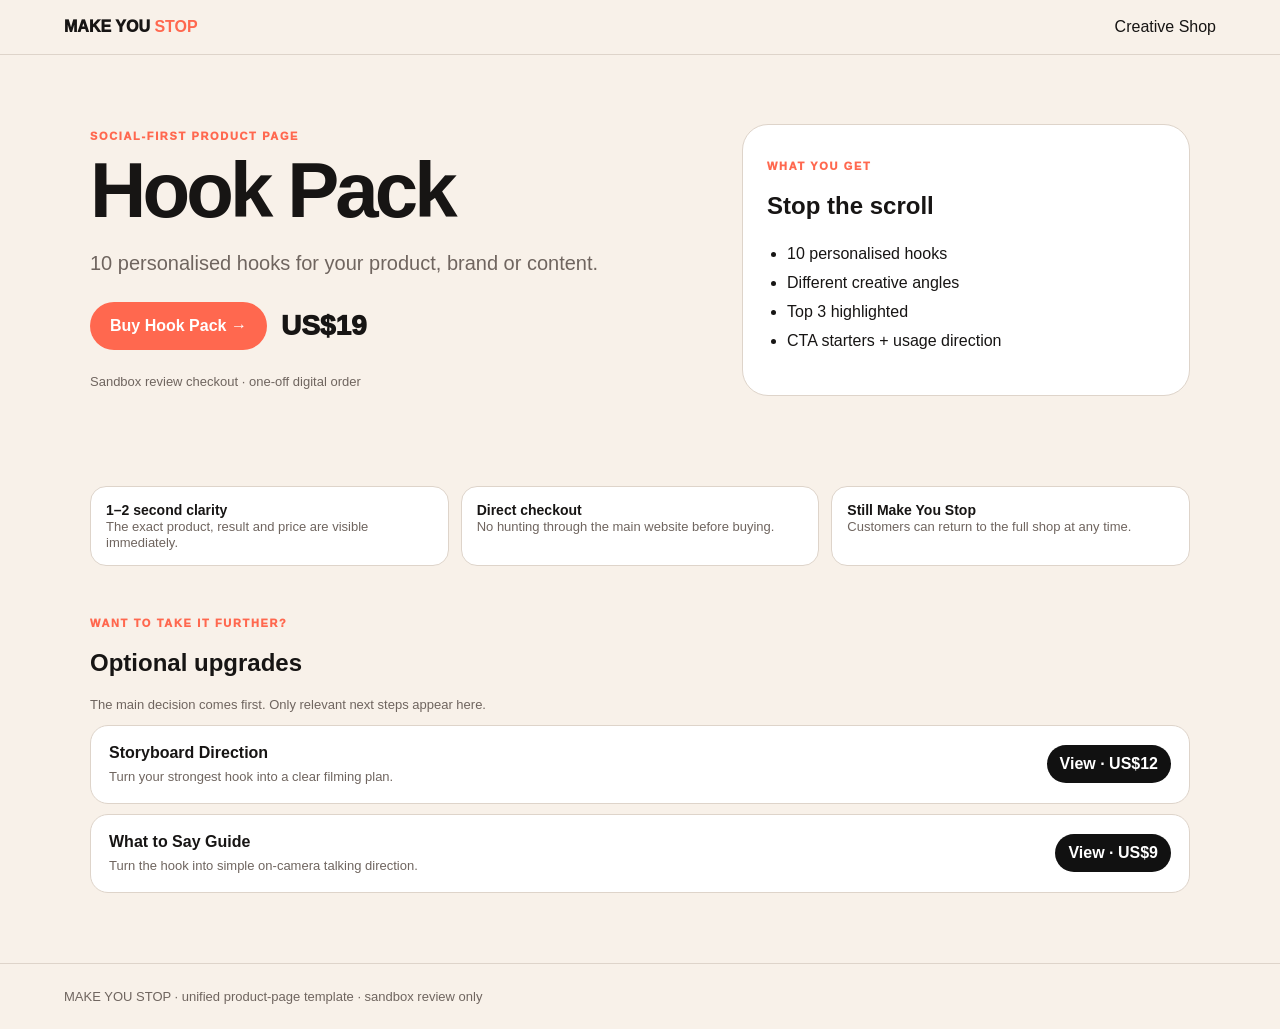
<file: product-pages/index.html>
<!doctype html><html><head><meta charset="utf-8"><meta name="viewport" content="width=device-width,initial-scale=1"><title>Make You Stop — Product</title><link rel="stylesheet" href="styles.css"></head>
<body><header class="nav"><a class="logo" href="../index.html">MAKE YOU <b>STOP</b></a><a href="../index.html#shop">Creative Shop</a></header>
<main class="wrap"><section class="hero"><div><p class="eyebrow">Social-first product page</p><h1 id="title">Loading…</h1><p class="lead" id="promise"></p><div class="buy"><a id="buy" class="btn" href="#">Buy now →</a><span class="price" id="price"></span></div><p class="small">Sandbox review checkout · one-off digital order</p></div><div class="card"><p class="eyebrow">What you get</p><h2 id="label"></h2><ul id="includes"></ul></div></section>
<section><div class="proof"><div><strong>1–2 second clarity</strong><br><span class="small">The exact product, result and price are visible immediately.</span></div><div><strong>Direct checkout</strong><br><span class="small">No hunting through the main website before buying.</span></div><div><strong>Still Make You Stop</strong><br><span class="small">Customers can return to the full shop at any time.</span></div></div></section>
<section class="upgrades"><p class="eyebrow">Want to take it further?</p><h2>Optional upgrades</h2><p class="small">The main decision comes first. Only relevant next steps appear here.</p><div id="upgrades"></div></section></main>
<footer class="footer">MAKE YOU STOP · unified product-page template · sandbox review only</footer>
<script src="catalog.js"></script><script>
const key=new URLSearchParams(location.search).get("product")||"hooks";
const p=window.MYS_PRODUCT_CATALOG[key]||window.MYS_PRODUCT_CATALOG.hooks;
document.title=p.name+" — Make You Stop";
title.textContent=p.name;promise.textContent=p.promise;price.textContent="US$"+p.price;label.textContent=p.label;
buy.href=p.checkout;buy.textContent="Buy "+p.name+" →";
includes.innerHTML=p.includes.map(x=>"<li>"+x+"</li>").join("");
upgrades.innerHTML=(p.upgrades||[]).map(u=>'<div class="upgrade"><div><strong>'+u.name+'</strong><span class="small">'+u.reason+'</span></div><a class="pill" href="?product='+u.key+'">'+(u.delta===10?'Upgrade +US$10':'View · US$'+u.delta)+'</a></div>').join("")||'<p class="small">No upgrade needed for this product.</p>';
</script></body></html>
</file>
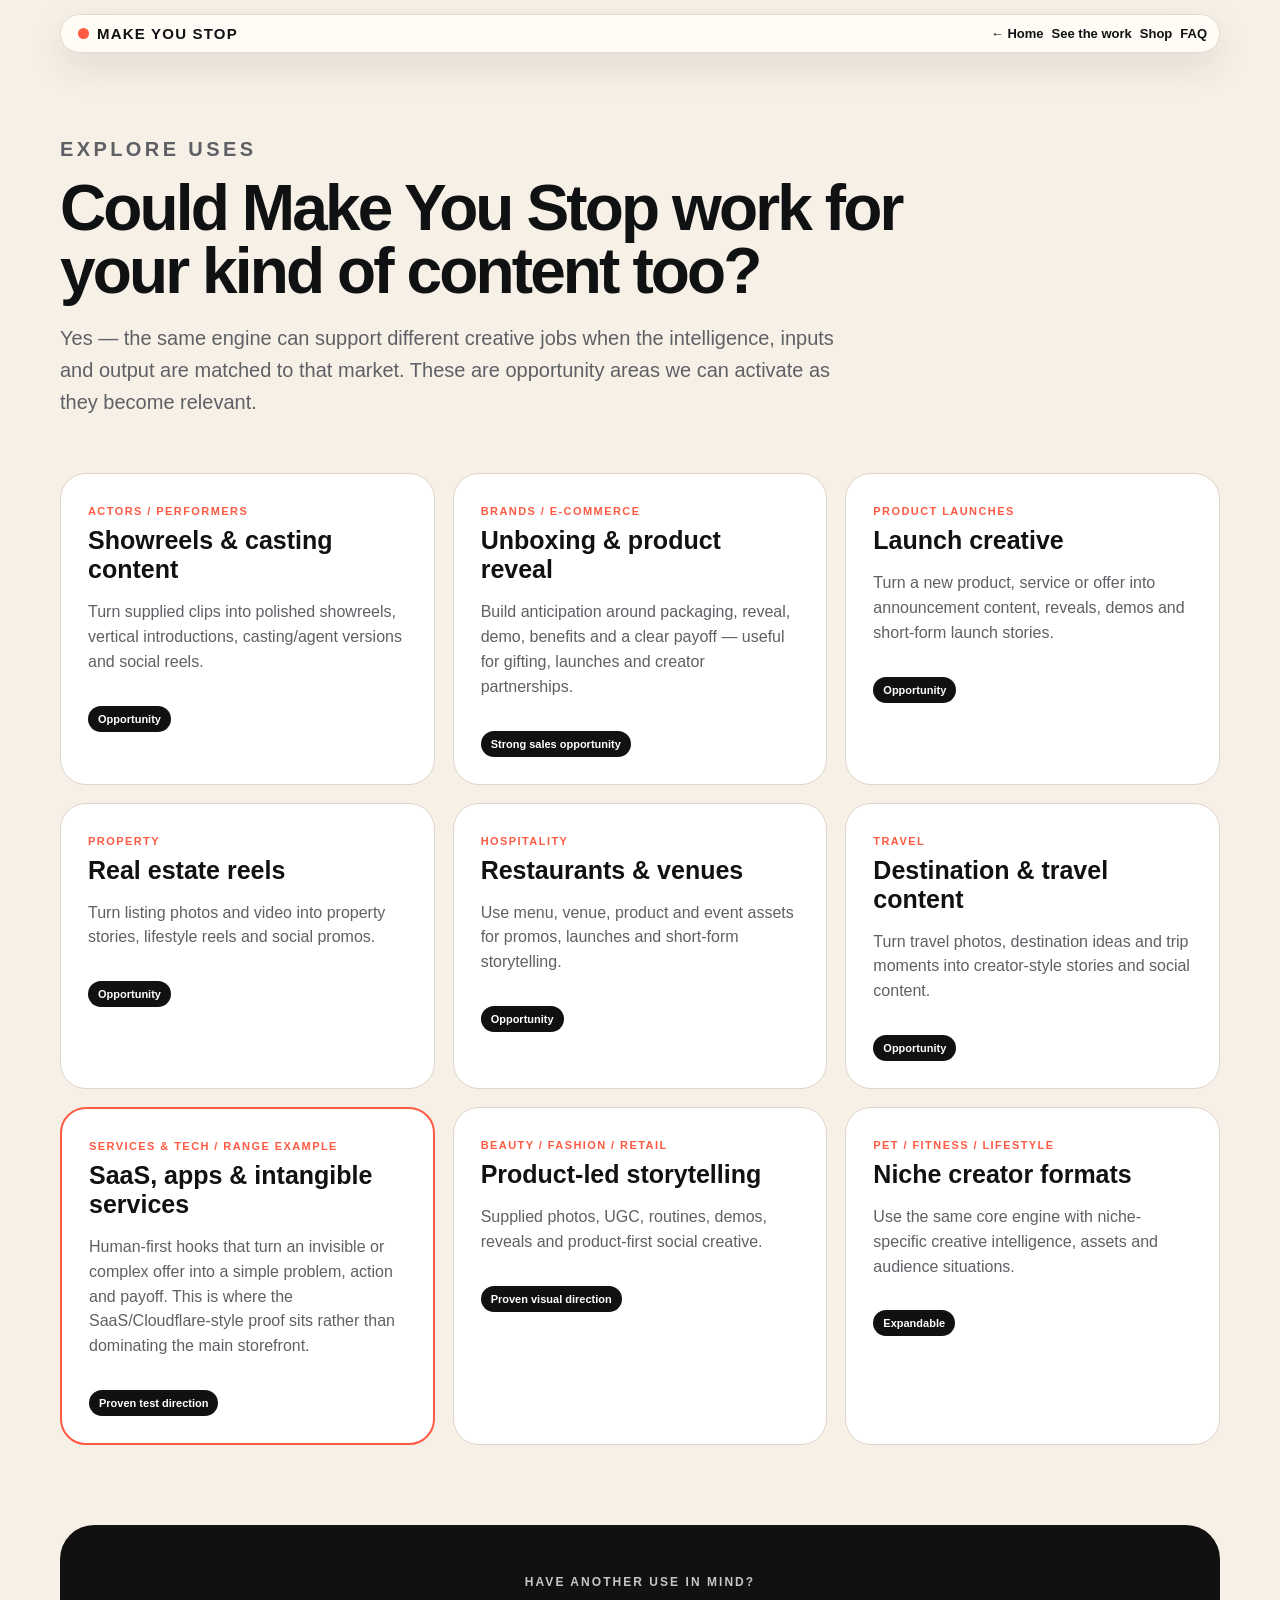
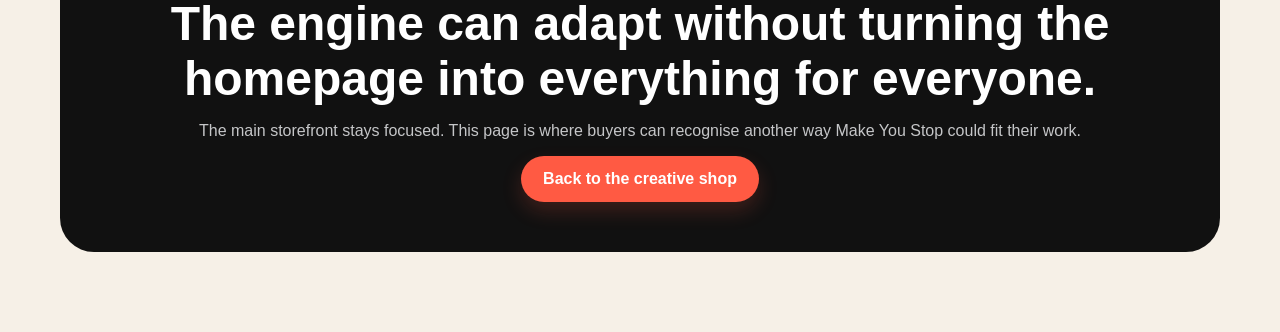
<file: explore-uses.html>
<!doctype html><html lang="en"><head><meta charset="utf-8"><meta name="viewport" content="width=device-width,initial-scale=1"><title>Explore Uses — Make You Stop</title><link rel="stylesheet" href="styles.css"></head><body>
<header class="nav"><div class="logo"><i></i>MAKE YOU STOP</div><nav class="links"><a class="keep" href="index.html">← Home</a><a href="index.html#work">See the work</a><a href="index.html#shop">Shop</a><a href="index.html#faq">FAQ</a></nav></header>
<main class="wrap">
<section class="explore-hero"><p class="eyebrow">Explore uses</p><h1>Could Make You Stop work for your kind of content too?</h1><p>Yes — the same engine can support different creative jobs when the intelligence, inputs and output are matched to that market. These are opportunity areas we can activate as they become relevant.</p></section>
<section class="uses-grid">
 <article class="use"><span class="tag">Actors / Performers</span><h3>Showreels & casting content</h3><p>Turn supplied clips into polished showreels, vertical introductions, casting/agent versions and social reels.</p><span class="status">Opportunity</span></article>
 <article class="use"><span class="tag">Brands / E-commerce</span><h3>Unboxing & product reveal</h3><p>Build anticipation around packaging, reveal, demo, benefits and a clear payoff — useful for gifting, launches and creator partnerships.</p><span class="status">Strong sales opportunity</span></article>
 <article class="use"><span class="tag">Product launches</span><h3>Launch creative</h3><p>Turn a new product, service or offer into announcement content, reveals, demos and short-form launch stories.</p><span class="status">Opportunity</span></article>
 <article class="use"><span class="tag">Property</span><h3>Real estate reels</h3><p>Turn listing photos and video into property stories, lifestyle reels and social promos.</p><span class="status">Opportunity</span></article>
 <article class="use"><span class="tag">Hospitality</span><h3>Restaurants & venues</h3><p>Use menu, venue, product and event assets for promos, launches and short-form storytelling.</p><span class="status">Opportunity</span></article>
 <article class="use"><span class="tag">Travel</span><h3>Destination & travel content</h3><p>Turn travel photos, destination ideas and trip moments into creator-style stories and social content.</p><span class="status">Opportunity</span></article>
 <article class="use featured-use"><span class="tag">Services & Tech / Range example</span><h3>SaaS, apps & intangible services</h3><p>Human-first hooks that turn an invisible or complex offer into a simple problem, action and payoff. This is where the SaaS/Cloudflare-style proof sits rather than dominating the main storefront.</p><span class="status">Proven test direction</span></article>
 <article class="use"><span class="tag">Beauty / Fashion / Retail</span><h3>Product-led storytelling</h3><p>Supplied photos, UGC, routines, demos, reveals and product-first social creative.</p><span class="status">Proven visual direction</span></article>
 <article class="use"><span class="tag">Pet / Fitness / Lifestyle</span><h3>Niche creator formats</h3><p>Use the same core engine with niche-specific creative intelligence, assets and audience situations.</p><span class="status">Expandable</span></article>
</section>
<section style="padding-bottom:80px"><div class="final"><p class="eyebrow">Have another use in mind?</p><h2>The engine can adapt without turning the homepage into everything for everyone.</h2><p>The main storefront stays focused. This page is where buyers can recognise another way Make You Stop could fit their work.</p><a class="btn primary" href="index.html#shop">Back to the creative shop</a></div></section>
</main></body></html>
</file>
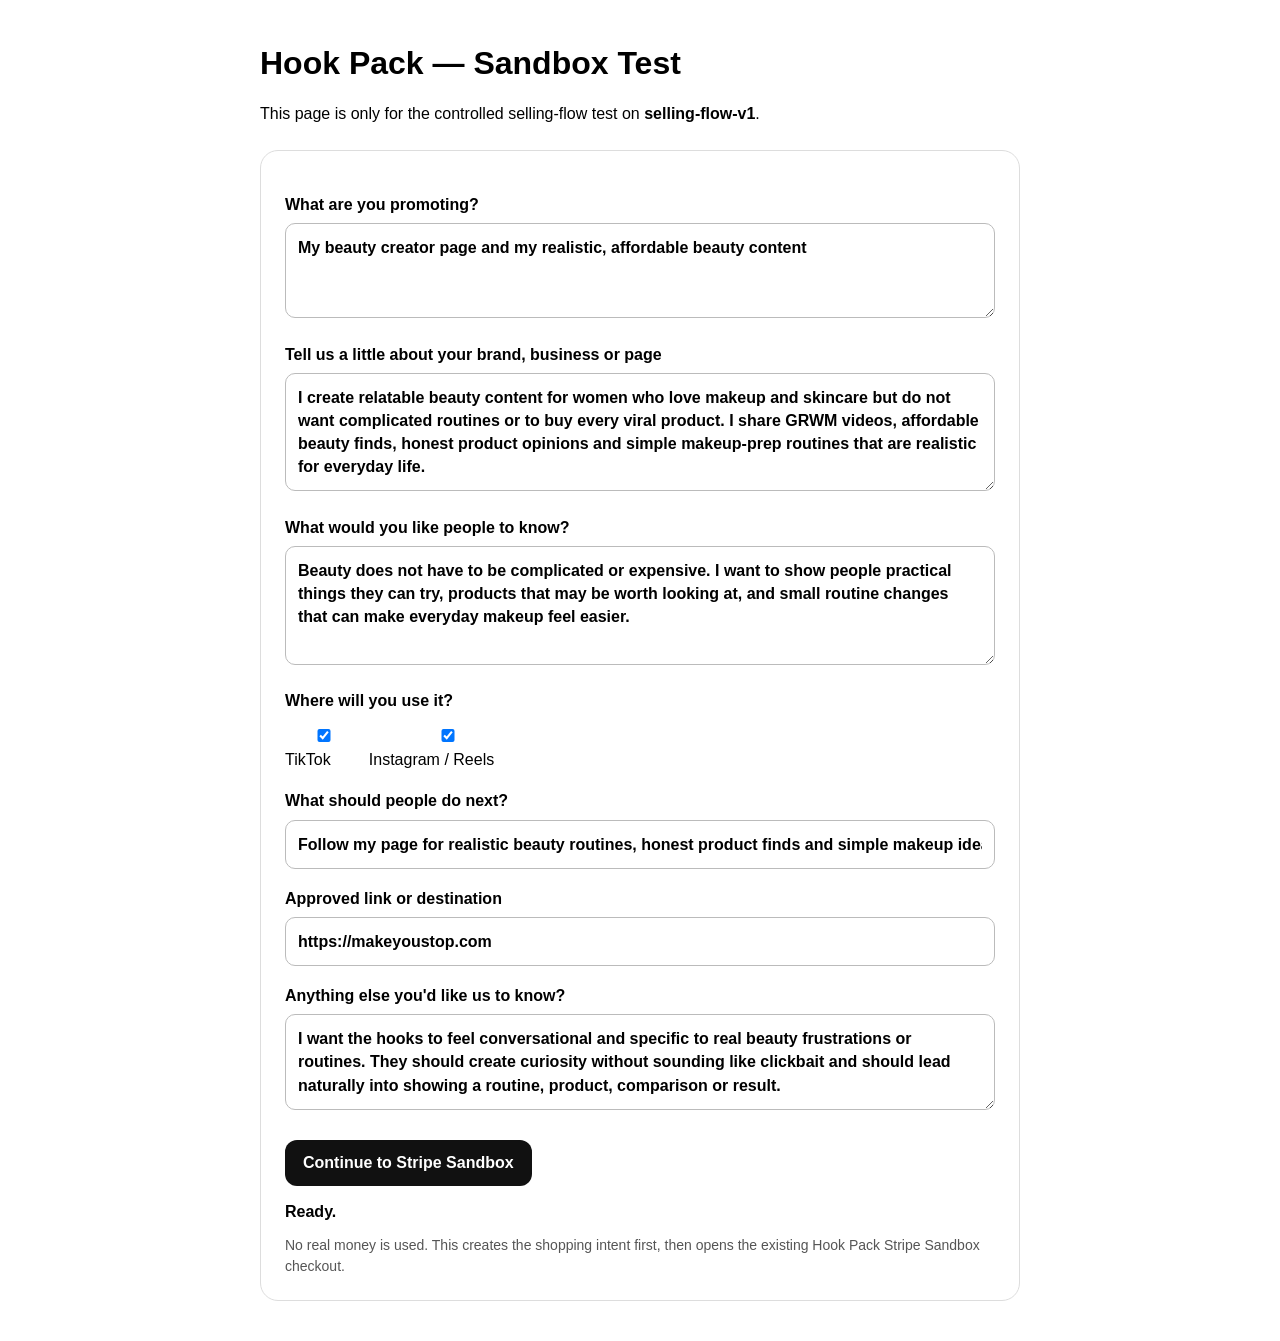
<file: hook-pack-test.html>
<!doctype html>
<html lang="en">
<head>
<meta charset="utf-8">
<meta name="viewport" content="width=device-width,initial-scale=1">
<title>Make You Stop — Hook Pack Sandbox Test</title>
<style>
body{font-family:Arial,sans-serif;max-width:760px;margin:40px auto;padding:0 20px;line-height:1.45}
h1{font-size:32px;margin-bottom:8px}
.card{border:1px solid #ddd;border-radius:18px;padding:24px;margin-top:24px}
label{display:block;font-weight:700;margin-top:18px}
textarea,input{width:100%;box-sizing:border-box;padding:12px;margin-top:7px;border:1px solid #bbb;border-radius:10px;font:inherit}
.row{display:flex;gap:14px;flex-wrap:wrap;margin-top:10px}
.row label{font-weight:400;margin:0}
button{margin-top:24px;padding:14px 18px;border:0;border-radius:12px;background:#111;color:#fff;font-weight:700;font-size:16px;cursor:pointer}
button:disabled{opacity:.6;cursor:not-allowed}
.note{font-size:14px;color:#555;margin-top:12px}
.status{font-weight:700;margin-top:14px}
</style>
</head>
<body>
<h1>Hook Pack — Sandbox Test</h1>
<p>This page is only for the controlled selling-flow test on <strong>selling-flow-v1</strong>.</p>
<div class="card">
<label>What are you promoting?
<textarea id="promotion" rows="3">My beauty creator page and my realistic, affordable beauty content</textarea></label>

<label>Tell us a little about your brand, business or page
<textarea id="brand" rows="4">I create relatable beauty content for women who love makeup and skincare but do not want complicated routines or to buy every viral product. I share GRWM videos, affordable beauty finds, honest product opinions and simple makeup-prep routines that are realistic for everyday life.</textarea></label>

<label>What would you like people to know?
<textarea id="message" rows="4">Beauty does not have to be complicated or expensive. I want to show people practical things they can try, products that may be worth looking at, and small routine changes that can make everyday makeup feel easier.</textarea></label>

<label>Where will you use it?</label>
<div class="row">
<label><input type="checkbox" name="platform" value="TikTok" checked> TikTok</label>
<label><input type="checkbox" name="platform" value="Instagram / Reels" checked> Instagram / Reels</label>
</div>

<label>What should people do next?
<input id="cta" value="Follow my page for realistic beauty routines, honest product finds and simple makeup ideas"></label>

<label>Approved link or destination
<input id="url" value="https://makeyoustop.com"></label>

<label>Anything else you'd like us to know?
<textarea id="notes" rows="3">I want the hooks to feel conversational and specific to real beauty frustrations or routines. They should create curiosity without sounding like clickbait and should lead naturally into showing a routine, product, comparison or result.</textarea></label>

<button id="go">Continue to Stripe Sandbox</button>
<div id="status" class="status">Ready.</div>
<div class="note">No real money is used. This creates the shopping intent first, then opens the existing Hook Pack Stripe Sandbox checkout.</div>
</div>
<script>
const worker='https://selling-flow-v1-make-you-stop-upload.tripsdelivered.workers.dev/api/shop-intents';
const checkout='https://buy.stripe.com/test_14A00i1Q1azJ2YE5b6fMA02';
const $=s=>document.querySelector(s);
const $$=s=>[...document.querySelectorAll(s)];
$('#go').addEventListener('click',async()=>{
  const btn=$('#go'), status=$('#status');
  btn.disabled=true; status.textContent='Preparing secure checkout…';
  const brief={
    promotion_subject:$('#promotion').value.trim(),
    brand_summary:$('#brand').value.trim(),
    key_message:$('#message').value.trim(),
    platforms:$$('input[name=platform]:checked').map(x=>x.value),
    cta:$('#cta').value.trim(),
    destination_url:$('#url').value.trim(),
    extra_notes:$('#notes').value.trim()
  };
  try{
    const r=await fetch(worker,{
      method:'POST',
      headers:{'Content-Type':'application/json'},
      body:JSON.stringify({
        audience:'creator',
        niches:['Beauty / Skincare'],
        product_key:'hooks',
        brief,
        source:'website'
      })
    });
    const data=await r.json().catch(()=>({}));
    if(!r.ok||!data.success)throw new Error(data.error||'Unable to prepare checkout');
    const u=new URL(checkout);
    u.searchParams.set('client_reference_id',data.intent_id);
    window.location.href=u.toString();
  }catch(e){
    status.textContent=e.message||'Unable to prepare checkout';
    btn.disabled=false;
  }
});
</script>
</body>
</html>
</file>
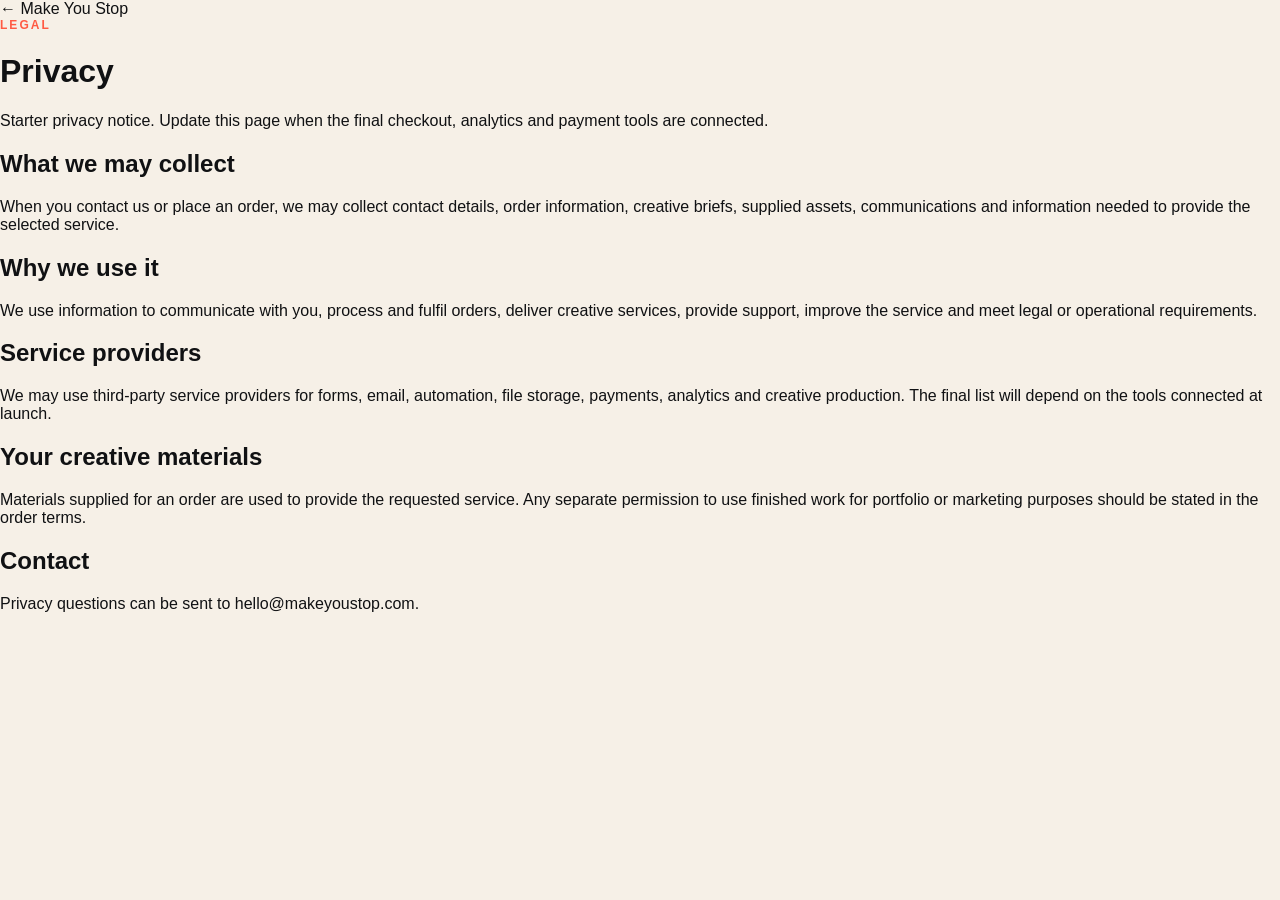
<file: privacy.html>
<!doctype html><html lang="en"><head><meta charset="utf-8"><meta name="viewport" content="width=device-width,initial-scale=1"><title>Privacy — Make You Stop</title><link rel="stylesheet" href="styles.css"></head><body class="legal-body"><main class="legal-wrap"><a class="legal-back" href="index.html">← Make You Stop</a><p class="eyebrow">LEGAL</p><h1>Privacy</h1><p class="legal-note">Starter privacy notice. Update this page when the final checkout, analytics and payment tools are connected.</p><section><h2>What we may collect</h2><p>When you contact us or place an order, we may collect contact details, order information, creative briefs, supplied assets, communications and information needed to provide the selected service.</p></section><section><h2>Why we use it</h2><p>We use information to communicate with you, process and fulfil orders, deliver creative services, provide support, improve the service and meet legal or operational requirements.</p></section><section><h2>Service providers</h2><p>We may use third-party service providers for forms, email, automation, file storage, payments, analytics and creative production. The final list will depend on the tools connected at launch.</p></section><section><h2>Your creative materials</h2><p>Materials supplied for an order are used to provide the requested service. Any separate permission to use finished work for portfolio or marketing purposes should be stated in the order terms.</p></section><section><h2>Contact</h2><p>Privacy questions can be sent to <a href="mailto:hello@makeyoustop.com">hello@makeyoustop.com</a>.</p></section></main></body></html>
</file>
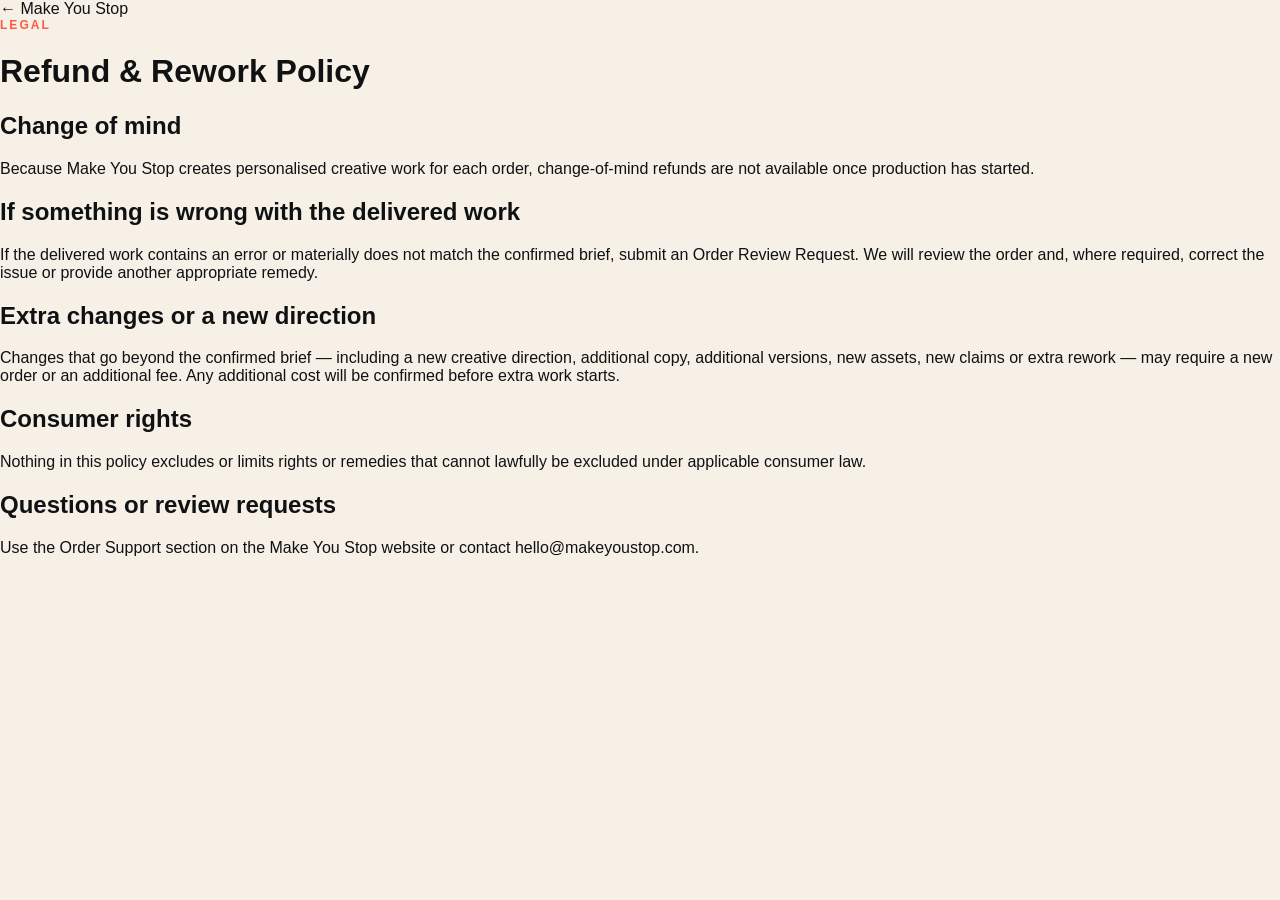
<file: refund.html>
<!doctype html>
<html lang="en">
<head>
<meta charset="utf-8">
<meta name="viewport" content="width=device-width,initial-scale=1">
<title>Refund & Rework Policy — Make You Stop</title>
<link rel="stylesheet" href="styles.css">
</head>
<body class="legal-body">
<main class="legal-wrap">
<a class="legal-back" href="index.html">← Make You Stop</a>
<p class="eyebrow">LEGAL</p>
<h1>Refund &amp; Rework Policy</h1>

<section>
<h2>Change of mind</h2>
<p>Because Make You Stop creates personalised creative work for each order, change-of-mind refunds are not available once production has started.</p>
</section>

<section>
<h2>If something is wrong with the delivered work</h2>
<p>If the delivered work contains an error or materially does not match the confirmed brief, submit an Order Review Request. We will review the order and, where required, correct the issue or provide another appropriate remedy.</p>
</section>

<section>
<h2>Extra changes or a new direction</h2>
<p>Changes that go beyond the confirmed brief — including a new creative direction, additional copy, additional versions, new assets, new claims or extra rework — may require a new order or an additional fee. Any additional cost will be confirmed before extra work starts.</p>
</section>

<section>
<h2>Consumer rights</h2>
<p>Nothing in this policy excludes or limits rights or remedies that cannot lawfully be excluded under applicable consumer law.</p>
</section>

<section>
<h2>Questions or review requests</h2>
<p>Use the Order Support section on the Make You Stop website or contact <a href="mailto:hello@makeyoustop.com">hello@makeyoustop.com</a>.</p>
</section>
</main>
</body>
</html>
</file>
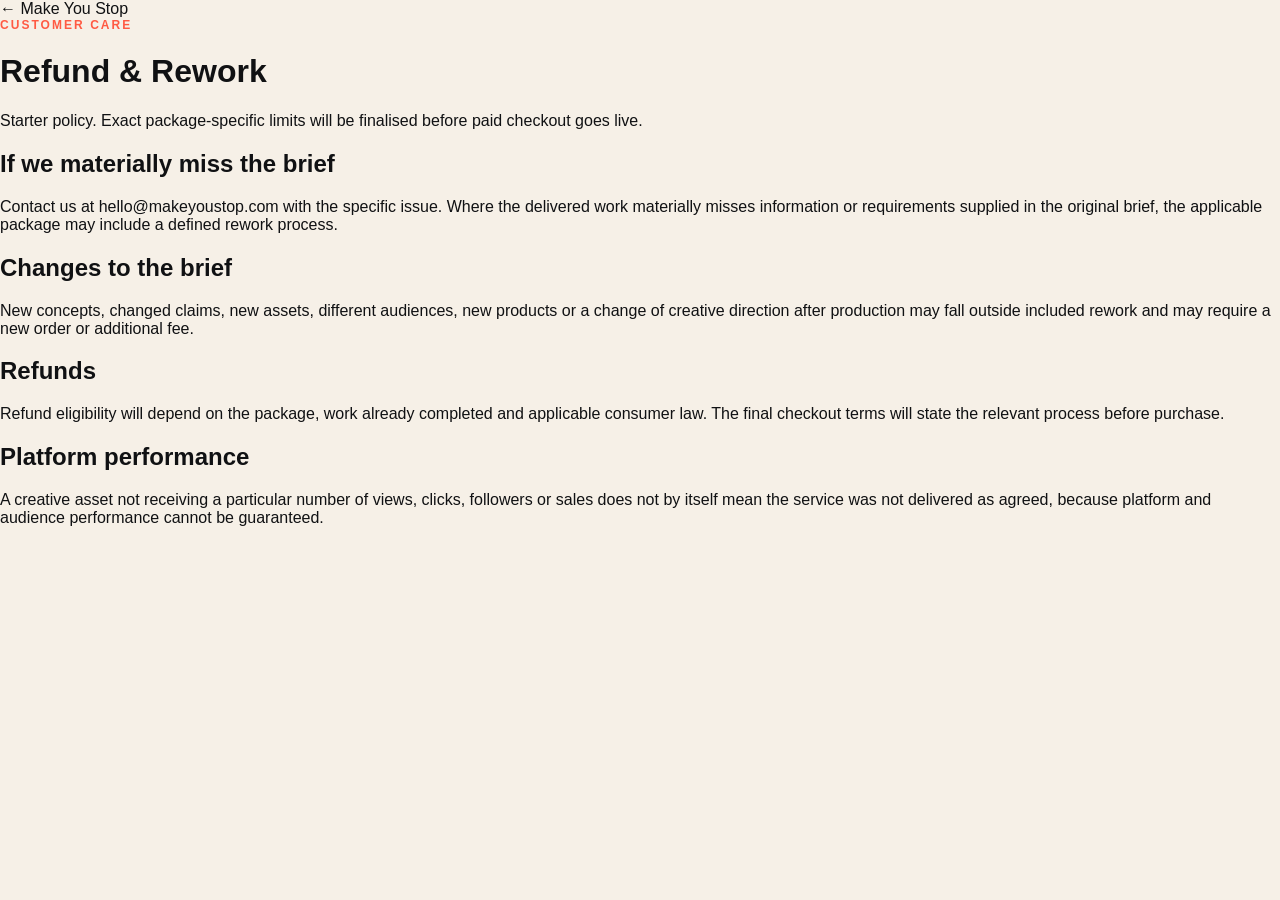
<file: rework.html>
<!doctype html><html lang="en"><head><meta charset="utf-8"><meta name="viewport" content="width=device-width,initial-scale=1"><title>Refund & Rework — Make You Stop</title><link rel="stylesheet" href="styles.css"></head><body class="legal-body"><main class="legal-wrap"><a class="legal-back" href="index.html">← Make You Stop</a><p class="eyebrow">CUSTOMER CARE</p><h1>Refund & Rework</h1><p class="legal-note">Starter policy. Exact package-specific limits will be finalised before paid checkout goes live.</p><section><h2>If we materially miss the brief</h2><p>Contact us at <a href="mailto:hello@makeyoustop.com">hello@makeyoustop.com</a> with the specific issue. Where the delivered work materially misses information or requirements supplied in the original brief, the applicable package may include a defined rework process.</p></section><section><h2>Changes to the brief</h2><p>New concepts, changed claims, new assets, different audiences, new products or a change of creative direction after production may fall outside included rework and may require a new order or additional fee.</p></section><section><h2>Refunds</h2><p>Refund eligibility will depend on the package, work already completed and applicable consumer law. The final checkout terms will state the relevant process before purchase.</p></section><section><h2>Platform performance</h2><p>A creative asset not receiving a particular number of views, clicks, followers or sales does not by itself mean the service was not delivered as agreed, because platform and audience performance cannot be guaranteed.</p></section></main></body></html>
</file>
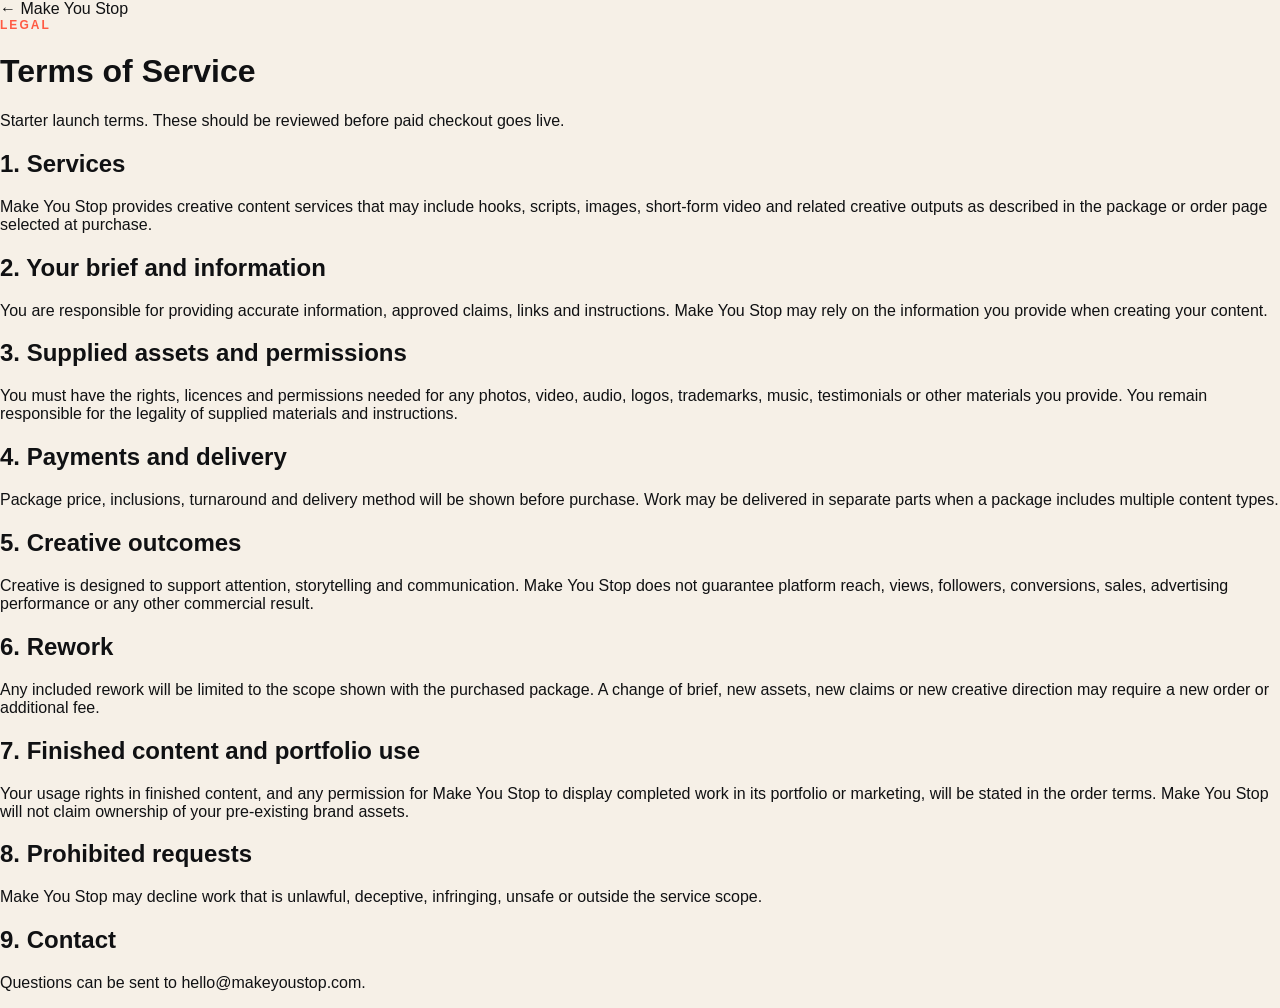
<file: terms.html>
<!doctype html><html lang="en"><head><meta charset="utf-8"><meta name="viewport" content="width=device-width,initial-scale=1"><title>Terms — Make You Stop</title><link rel="stylesheet" href="styles.css"></head><body class="legal-body"><main class="legal-wrap"><a class="legal-back" href="index.html">← Make You Stop</a><p class="eyebrow">LEGAL</p><h1>Terms of Service</h1><p class="legal-note">Starter launch terms. These should be reviewed before paid checkout goes live.</p><section><h2>1. Services</h2><p>Make You Stop provides creative content services that may include hooks, scripts, images, short-form video and related creative outputs as described in the package or order page selected at purchase.</p></section><section><h2>2. Your brief and information</h2><p>You are responsible for providing accurate information, approved claims, links and instructions. Make You Stop may rely on the information you provide when creating your content.</p></section><section><h2>3. Supplied assets and permissions</h2><p>You must have the rights, licences and permissions needed for any photos, video, audio, logos, trademarks, music, testimonials or other materials you provide. You remain responsible for the legality of supplied materials and instructions.</p></section><section><h2>4. Payments and delivery</h2><p>Package price, inclusions, turnaround and delivery method will be shown before purchase. Work may be delivered in separate parts when a package includes multiple content types.</p></section><section><h2>5. Creative outcomes</h2><p>Creative is designed to support attention, storytelling and communication. Make You Stop does not guarantee platform reach, views, followers, conversions, sales, advertising performance or any other commercial result.</p></section><section><h2>6. Rework</h2><p>Any included rework will be limited to the scope shown with the purchased package. A change of brief, new assets, new claims or new creative direction may require a new order or additional fee.</p></section><section><h2>7. Finished content and portfolio use</h2><p>Your usage rights in finished content, and any permission for Make You Stop to display completed work in its portfolio or marketing, will be stated in the order terms. Make You Stop will not claim ownership of your pre-existing brand assets.</p></section><section><h2>8. Prohibited requests</h2><p>Make You Stop may decline work that is unlawful, deceptive, infringing, unsafe or outside the service scope.</p></section><section><h2>9. Contact</h2><p>Questions can be sent to <a href="mailto:hello@makeyoustop.com">hello@makeyoustop.com</a>.</p></section></main></body></html>
</file>
<file: product-pages/styles.css>
:root{--bg:#f8f1e9;--ink:#171514;--muted:#6f655f;--coral:#ff684f;--line:#ded4ca;--paper:#fffaf5}
*{box-sizing:border-box}body{margin:0;font-family:Arial,sans-serif;background:var(--bg);color:var(--ink)}
a{text-decoration:none;color:inherit}.nav{display:flex;justify-content:space-between;align-items:center;padding:18px 5vw;border-bottom:1px solid var(--line);background:rgba(248,241,233,.96);position:sticky;top:0}.logo{font-weight:950}.logo b{color:var(--coral)}
.wrap{width:min(1100px,90vw);margin:auto}.hero{display:grid;grid-template-columns:1.15fr .85fr;gap:46px;padding:64px 0;align-items:center}.eyebrow{font-size:11px;font-weight:950;letter-spacing:.15em;color:var(--coral);text-transform:uppercase}
h1{font-size:clamp(42px,7vw,78px);line-height:.96;letter-spacing:-.05em;margin:10px 0 18px}.lead{font-size:20px;line-height:1.5;color:var(--muted)}.price{font-size:28px;font-weight:950}.buy{display:flex;gap:14px;align-items:center;flex-wrap:wrap;margin:24px 0}.btn{display:inline-block;background:var(--coral);color:#fff;padding:15px 20px;border-radius:999px;font-weight:900}.ghost{background:#111}
.card{background:#fff;border:1px solid var(--line);border-radius:26px;padding:24px}.card ul{padding-left:20px;line-height:1.8}.proof{display:grid;grid-template-columns:repeat(3,1fr);gap:12px;margin:20px 0}.proof div{background:#fff;border:1px solid var(--line);border-radius:16px;padding:15px;font-size:14px}
.upgrades{padding:20px 0 60px}.upgrade{display:flex;justify-content:space-between;gap:18px;align-items:center;background:#fff;border:1px solid var(--line);border-radius:18px;padding:18px;margin:10px 0}.upgrade strong{display:block;margin-bottom:5px}.small{font-size:13px;color:var(--muted)}.pill{background:#111;color:#fff;border-radius:999px;padding:10px 13px;font-weight:900;white-space:nowrap}
.footer{border-top:1px solid var(--line);padding:25px 5vw;color:var(--muted);font-size:13px}
@media(max-width:760px){.hero{grid-template-columns:1fr;padding-top:36px}.proof{grid-template-columns:1fr}.upgrade{align-items:flex-start;flex-direction:column}.pill{width:100%;text-align:center}}
</file>
<file: styles.css>
:root{
 --paper:#f4f0e9;--ink:#111214;--muted:#62646a;--coral:#ff5a43;--line:#ddd6ce;
 --white:#fff;--night:#111214;--soft:#fff0eb;--shadow:0 18px 55px rgba(30,24,18,.10);
}
*{box-sizing:border-box}html{scroll-behavior:smooth}body{margin:0;background:var(--paper);color:var(--ink);font-family:Inter,Arial,sans-serif}
a{text-decoration:none;color:inherit}.wrap{width:min(1160px,calc(100% - 34px));margin:auto}.section{padding:78px 0}
.nav{position:sticky;top:14px;z-index:30;width:min(1160px,calc(100% - 34px));margin:14px auto 0;padding:13px 17px;border:1px solid #e5dfd7;border-radius:999px;background:rgba(248,246,242,.94);backdrop-filter:blur(16px);display:flex;justify-content:space-between;align-items:center;box-shadow:0 10px 30px rgba(0,0,0,.06)}
.logo{font-weight:900;letter-spacing:.08em}.logo i{width:11px;height:11px;background:var(--coral);border-radius:50%;display:inline-block;margin-right:8px}.links{display:flex;gap:24px;align-items:center;font-weight:750;font-size:14px}.cart{background:#111;color:#fff;padding:10px 15px;border-radius:999px}
.eyebrow{margin:0;color:var(--coral);font-size:12px;font-weight:900;letter-spacing:.17em;text-transform:uppercase}
.hero{min-height:690px;display:grid;grid-template-columns:.9fr 1.1fr;gap:52px;align-items:center;padding-top:40px}
.hero h1{font-size:69px;line-height:.94;letter-spacing:-.052em;margin:15px 0 26px;max-width:600px}.hero h1 .accent{color:var(--coral)}
.hero .lead{font-size:19px;line-height:1.6;color:#50535a;max-width:610px}.actions{display:flex;gap:12px;margin-top:28px}.btn{border:0;border-radius:999px;padding:14px 22px;font-weight:850;display:inline-flex;justify-content:center;align-items:center;cursor:pointer}.btn.primary{background:var(--coral);color:#fff}.btn.light{background:#fff;border:1px solid var(--line)}
/* Hero creative desk */
.studio{position:relative;background:linear-gradient(145deg,#18191d,#0c0d0f);border-radius:34px;padding:26px;box-shadow:0 28px 70px rgba(0,0,0,.19);transform:rotate(1deg)}
.screenbar{display:flex;align-items:center;justify-content:space-between;color:#ddd;font-size:12px;margin-bottom:14px}.dots{letter-spacing:4px;color:#777}
.edit-grid{display:grid;grid-template-columns:150px 1fr 145px;gap:12px;align-items:stretch}.timeline-col,.check-col{background:#1f2024;border:1px solid #2b2c31;border-radius:18px;padding:13px;color:#fff}.timeline-col h4,.check-col h4{font-size:12px;letter-spacing:.08em;text-transform:uppercase;margin:0 0 10px}.beat{padding:10px 8px;border-radius:12px;margin:8px 0;font-size:12px;font-weight:800}.b1{background:#ff8f82}.b2{background:#b8d6ff;color:#1d2430}.b3{background:#a7e5c5;color:#173328}.monitor{position:relative;background:#000;border-radius:20px;padding:10px;overflow:hidden;min-height:380px}.monitor img{width:100%;height:100%;object-fit:cover;border-radius:13px;display:block}.take{position:absolute;left:24px;top:22px;color:white;font-size:46px;font-weight:950;transform:rotate(-6deg);text-shadow:0 3px 18px #0008}.take:after{content:"";display:block;width:122px;height:8px;background:var(--coral);border-radius:8px;transform:rotate(-8deg);margin-top:-4px}.play{position:absolute;left:50%;top:50%;transform:translate(-50%,-50%);width:70px;height:70px;border:3px solid #fff;border-radius:50%;display:grid;place-items:center;color:#fff;font-size:28px;background:#0005}.check-col ul{list-style:none;padding:0;margin:8px 0}.check-col li{font-size:12px;margin:10px 0;color:#ddd}.check-col li:before{content:"✓";color:#fff;margin-right:8px}.strip{margin-top:14px;background:#15161a;border:1px solid #2a2b30;border-radius:13px;padding:9px;color:#aaa;font-size:11px}.studio-note{position:absolute;right:-13px;bottom:28px;background:#fff;color:#111;padding:10px 13px;border-radius:16px;font-size:12px;font-weight:850;transform:rotate(-4deg);box-shadow:0 10px 30px #0002}
.mantra{background:#111;color:#fff;text-align:center;padding:16px;font-weight:900;letter-spacing:.17em}.mantra span{margin:0 17px}
.section-head{max-width:820px;margin-bottom:34px}.section-head h2{font-size:52px;line-height:1.02;letter-spacing:-.038em;margin:10px 0 14px}.section-head p{color:var(--muted);font-size:18px;line-height:1.6;margin:0}
/* Case studies */
.case{margin:0 0 62px}.case-card{background:var(--night);color:#fff;border-radius:32px;padding:42px;display:grid;grid-template-columns:.92fr 1.08fr;gap:36px;align-items:center;box-shadow:var(--shadow)}.case-card h3{font-size:50px;line-height:1.02;letter-spacing:-.04em;margin:10px 0 17px}.case-card p{color:#c4c5c8;line-height:1.6}.case-card ul{list-style:none;padding:0;margin:22px 0}.case-card li{margin:11px 0}.case-card li:before{content:"✓";color:var(--coral);font-weight:950;margin-right:9px}.visual{background:#26272c;border-radius:24px;padding:12px;overflow:hidden}.visual img{width:100%;display:block;border-radius:16px;max-height:470px;object-fit:contain;background:#f7f3ee}
.result{margin-top:14px;background:#fff;border:1px solid var(--line);border-radius:26px;padding:24px;display:grid;grid-template-columns:300px 1fr;gap:28px;align-items:center;box-shadow:0 12px 35px rgba(30,24,18,.06)}.result-media{background:#111;border-radius:20px;padding:9px;display:flex;align-items:center;justify-content:center;min-height:190px}.result-media video{width:100%;max-height:420px;object-fit:contain;border-radius:13px;background:#000}.result-media img{max-width:100%;max-height:320px;object-fit:contain;border-radius:13px}.result h4{font-size:29px;letter-spacing:-.02em;margin:6px 0 9px}.result p{color:var(--muted);line-height:1.6;margin:0}.proof-chip{display:inline-block;background:var(--soft);color:#bd3f2f;border-radius:999px;padding:7px 11px;font-size:11px;font-weight:900;letter-spacing:.08em;text-transform:uppercase}
/* How */
.how{background:#111;color:#fff}.steps{display:grid;grid-template-columns:1fr auto 1fr auto 1fr;gap:18px;align-items:center}.step{background:#fff;color:#111;border-radius:24px;padding:28px;min-height:185px}.step:nth-of-type(2){background:#fff0eb}.step p{color:#5e6065;line-height:1.55}.arrow{font-size:31px}
/* Shop */
.shop-intro{background:#111;color:#fff;border-radius:32px;padding:48px;margin-bottom:25px}.shop-intro h2{font-size:52px;line-height:1;margin:9px 0 13px}.tabs{display:flex;gap:9px;margin-bottom:22px}.tabs button{border:1px solid var(--line);background:#fff;border-radius:999px;padding:10px 17px;font-weight:850}.tabs .active{background:#111;color:#fff}.shop-grid{display:grid;grid-template-columns:repeat(3,1fr);gap:17px}.product{background:#fff;border:1px solid var(--line);border-radius:24px;padding:24px;display:flex;flex-direction:column;min-height:275px}.product .price{font-size:29px;font-weight:900}.product h3{font-size:22px;margin:6px 0 9px}.product p{color:var(--muted);line-height:1.5}.product .add{margin-top:auto;border:0;border-radius:999px;padding:11px 15px;background:#111;color:#fff;font-weight:850}.preview-note{font-size:12px;color:#777;margin-top:11px}
/* Adapt */
.adapt{background:#fff;border:1px solid var(--line);border-radius:28px;padding:34px;display:grid;grid-template-columns:repeat(3,1fr);gap:20px}.adapt p{color:var(--muted);line-height:1.5}
/* FAQ */
.faq details{background:#fff;border:1px solid var(--line);border-radius:17px;padding:18px 20px;margin:10px 0}.faq summary{font-weight:850;cursor:pointer}.faq p{color:var(--muted);line-height:1.6}
.final{background:#111;color:#fff;border-radius:34px;text-align:center;padding:50px}.final h2{font-size:48px;margin:7px 0 10px}.final p{color:#c5c6c8}.footer{padding:34px 0;color:#777;display:flex;justify-content:space-between;font-size:13px}
/* Explore page */
.explore-hero{padding:80px 0 35px}.explore-hero h1{font-size:64px;line-height:.98;letter-spacing:-.045em;margin:12px 0 18px;max-width:860px}.explore-hero p{font-size:20px;line-height:1.6;color:var(--muted);max-width:800px}.uses-grid{display:grid;grid-template-columns:repeat(3,1fr);gap:18px;padding-bottom:80px}.use{background:#fff;border:1px solid var(--line);border-radius:26px;padding:27px;min-height:245px}.use h3{font-size:25px;margin:7px 0 10px}.use p{color:var(--muted);line-height:1.55}.use .tag{font-size:11px;color:var(--coral);font-weight:900;letter-spacing:.13em;text-transform:uppercase}.use .status{display:inline-block;margin-top:15px;padding:7px 10px;border-radius:999px;background:#111;color:#fff;font-size:11px;font-weight:850}
@media(max-width:900px){
 .links a:not(.keep){display:none}.hero{grid-template-columns:1fr;padding:42px 0}.hero h1{font-size:48px}.studio{transform:none}.edit-grid{grid-template-columns:1fr}.timeline-col,.check-col{display:none}.monitor{min-height:420px}.case-card{grid-template-columns:1fr;padding:27px}.case-card h3{font-size:40px}.result{grid-template-columns:1fr}.steps{grid-template-columns:1fr}.arrow{transform:rotate(90deg);text-align:center}.shop-grid,.adapt,.uses-grid{grid-template-columns:1fr}.section-head h2,.shop-intro h2,.explore-hero h1{font-size:40px}.footer{flex-direction:column;gap:8px}.mantra span{margin:0 7px;font-size:12px}
}

/* Preview 11 refinements */
.proof-note{
  margin-top:14px;background:#fff;border:1px solid var(--line);border-radius:22px;
  padding:18px 22px;display:flex;align-items:center;gap:14px;flex-wrap:wrap;
  box-shadow:0 10px 28px rgba(30,24,18,.05)
}
.proof-note strong{font-size:18px}
.proof-note span:last-child{color:var(--muted)}
#work .section-head{margin-bottom:28px}
#work .case:first-of-type{margin-top:8px}

/* Preview 12 — portfolio / pricing polish */
.price{color:var(--coral)}
.portfolio-band{background:#17181b;color:#fff}
.portfolio-band .section-head p:not(.eyebrow){color:#bfc1c6}
.portfolio-grid{display:grid;grid-template-columns:repeat(3,1fr);gap:18px}
.portfolio-card{background:#242529;border:1px solid #34353a;border-radius:24px;overflow:hidden}
.portfolio-img{aspect-ratio:4/5;background:#0d0e10;overflow:hidden}
.portfolio-img img{width:100%;height:100%;object-fit:cover;display:block}
.portfolio-copy{padding:20px}
.portfolio-copy span{font-size:10px;color:#ff8f80;font-weight:900;letter-spacing:.13em}
.portfolio-copy h3{font-size:22px;margin:7px 0 8px}
.portfolio-copy p{color:#bfc1c6;line-height:1.5;margin:0}
.explore-prompt{margin-top:10px;margin-bottom:10px;background:#fff;border:1px solid var(--line);border-radius:28px;padding:30px 34px;display:flex;align-items:center;justify-content:space-between;gap:28px}
.explore-prompt h2{font-size:34px;margin:7px 0 8px;letter-spacing:-.025em}
.explore-prompt p:not(.eyebrow){color:var(--muted);line-height:1.55;max-width:740px}
#work.section{padding-bottom:58px}
.portfolio-band.section{padding:66px 0}
.how.section{padding:68px 0}
#shop.section{padding:66px 0}
.product:nth-child(3){border:2px solid var(--coral);position:relative}

.product .price{font-size:31px}
@media(max-width:900px){
 .portfolio-grid{grid-template-columns:1fr 1fr}
 .explore-prompt{display:block}
}
@media(max-width:560px){
 .portfolio-grid{grid-template-columns:1fr}
}

/* Preview 13 */
.portfolio-band{padding:58px 0 64px}
.portfolio-copy dl{margin:15px 0 0;display:grid;grid-template-columns:82px 1fr;gap:8px 10px}
.portfolio-copy dt{font-size:11px;text-transform:uppercase;letter-spacing:.09em;color:#ff8f80;font-weight:900}
.portfolio-copy dd{margin:0;color:#d5d6d9;line-height:1.45;font-size:14px}
.portfolio-copy h3{margin-bottom:4px}
.tabs button{cursor:pointer}
.product[hidden]{display:none!important}
.bundle-card{background:#fffaf8}
.bundle-card .eyebrow{color:var(--coral)}
.per{font-size:15px;color:#8b8d92;margin-left:2px}
.shop-grid{align-items:stretch}
@media(max-width:900px){
 .portfolio-copy dl{grid-template-columns:72px 1fr}
}

/* Preview 14 — premium hero */
.hero{grid-template-columns:.92fr 1.08fr;gap:46px}
.hero-showcase{
  position:relative;
  border-radius:34px;
  overflow:hidden;
  box-shadow:0 26px 70px rgba(35,28,22,.14);
  background:#f5f1eb;
  border:1px solid #e2dcd3;
}
.hero-showcase img{
  display:block;
  width:100%;
  height:auto;
  aspect-ratio:1.6/1;
  object-fit:cover;
}
.hero-badge{
  position:absolute;
  right:22px;
  bottom:20px;
  background:#111214;
  color:#fff;
  border-radius:999px;
  padding:10px 14px;
  font-size:11px;
  font-weight:900;
  letter-spacing:.10em;
  box-shadow:0 8px 22px rgba(0,0,0,.18);
}
@media(max-width:900px){
  .hero{grid-template-columns:1fr}
  .hero-showcase img{aspect-ratio:auto}
}

/* Preview 15 — navigation + readability */
#work,#proof,#how,#shop,#faq{scroll-margin-top:105px}

/* Remove obsolete badge if old CSS still exists */
.hero-badge{display:none!important}

/* Improve readability of white text baked into portfolio creatives */
.portfolio-img{
  position:relative;
  background:#0d0e10;
}
.portfolio-img::after{
  content:"";
  position:absolute;
  inset:0;
  pointer-events:none;
  background:linear-gradient(
    to bottom,
    rgba(0,0,0,.16) 0%,
    rgba(0,0,0,.04) 34%,
    rgba(0,0,0,.04) 66%,
    rgba(0,0,0,.14) 100%
  );
}
.portfolio-img img{
  position:relative;
  z-index:0;
  filter:contrast(1.04) saturate(1.02);
}

/* Hero creative: subtle contrast boost without making it look dark */
.hero-showcase img{
  filter:contrast(1.04) saturate(1.03);
}

/* Make sticky-nav destinations feel deliberate */
section[id]{scroll-margin-top:105px}

/* Preview 16 — hero safe text + working cart */
.cart{
  border:0;cursor:pointer;font:inherit;
}
.cart-backdrop{
  position:fixed;inset:0;background:rgba(0,0,0,.34);z-index:79;
}
.cart-drawer{
  position:fixed;top:0;right:0;width:min(430px,92vw);height:100%;
  background:#f8f5ef;z-index:80;transform:translateX(105%);
  transition:transform .24s ease;box-shadow:-20px 0 55px rgba(0,0,0,.18);
  display:flex;flex-direction:column;padding:26px;
}
.cart-drawer.open{transform:translateX(0)}
.cart-head{display:flex;justify-content:space-between;align-items:flex-start;border-bottom:1px solid var(--line);padding-bottom:18px}
.cart-head h2{font-size:32px;margin:5px 0 0}
.cart-close{border:1px solid var(--line);background:#fff;border-radius:50%;width:42px;height:42px;font-size:26px;cursor:pointer}
.cart-items{flex:1;overflow:auto;padding:18px 0}
.cart-empty{color:var(--muted)}
.cart-line{display:flex;justify-content:space-between;gap:16px;align-items:center;background:#fff;border:1px solid var(--line);border-radius:18px;padding:15px;margin-bottom:10px}
.cart-line div{display:flex;flex-direction:column;gap:4px}
.cart-line span{color:var(--coral);font-weight:900}
.cart-line button{border:0;background:#111;color:#fff;border-radius:999px;padding:8px 11px;cursor:pointer}
.cart-summary{border-top:1px solid var(--line);padding-top:18px}
.cart-summary>div{display:flex;justify-content:space-between;font-size:20px;margin-bottom:14px}
.cart-summary strong{color:var(--coral);font-size:26px}
.checkout-preview{width:100%;border:0;background:#111;color:#fff;border-radius:999px;padding:14px;font-weight:850;opacity:.55}
.cart-summary p{font-size:12px;color:var(--muted);text-align:center}
@media(prefers-reduced-motion:reduce){.cart-drawer{transition:none}}

/* Preview 17 */
.hero-showcase img{filter:contrast(1.03) saturate(1.02)}
.cart-drawer{visibility:hidden}
.cart-drawer.open{visibility:visible}
.cart-backdrop[hidden]{display:none!important}

/* Preview 18 — natural content balance */
.portfolio-subhead{margin:8px 0 18px}
.portfolio-subhead span{font-size:10px;letter-spacing:.14em;color:#ff8f80;font-weight:900}
.portfolio-subhead h3{font-size:25px;margin:5px 0 0}
.portfolio-subhead.second{margin-top:42px}
.portfolio-img.natural img{object-fit:cover}
.natural-grid .portfolio-card{background:#202125}
.featured-use{border:2px solid var(--coral)!important}

/* Preview 20 */
.how-minimal{
  background:#111214;
  color:#fff;
  padding:52px 0 54px;
}
.how-minimal-inner{
  text-align:center;
}
.how-minimal .eyebrow{
  color:#7d7f84;
  margin-bottom:10px;
}
.how-minimal h2{
  font-size:clamp(34px,4vw,58px);
  margin:0;
  letter-spacing:-.03em;
}
.video-card video{
  width:100%;
  height:100%;
  aspect-ratio:4/5;
  object-fit:cover;
  display:block;
}
@media (min-width:900px){
  .natural-grid{grid-template-columns:repeat(4,minmax(0,1fr));}
}

/* Preview 21 */
#how{
  scroll-margin-top:120px;
}
.price-order-note{
  margin:-10px 0 18px;
  color:#777;
  font-size:12px;
}

/* Preview 22 */
.monthly-coming-soon{
  border:1px dashed #cfc7bf !important;
  background:#faf7f3 !important;
  display:flex;
  flex-direction:column;
  justify-content:center;
  min-height:220px;
}
.monthly-coming-soon h3{
  margin:8px 0 10px;
}
.monthly-coming-soon p{
  margin:0;
  color:#666;
}

/* Preview 23 */


/* Preview 24 — one tab system only */
#shop .tabs button.active{
  background:#111;
  color:#fff;
}
#shop .tabs button{
  cursor:pointer;
}

/* Preview 25 — individual ordering + custom quote */
.single-order-note{
  margin:16px 0 0;
  color:#d6d7da!important;
  max-width:760px;
  line-height:1.55;
}
.custom-quote{
  scroll-margin-top:110px;
}
.custom-grid{
  display:grid;
  grid-template-columns:.85fr 1.15fr;
  gap:34px;
  align-items:start;
  background:#fff;
  border:1px solid var(--line);
  border-radius:30px;
  padding:38px;
  box-shadow:0 14px 40px rgba(30,24,18,.06);
}
.custom-copy h2{
  font-size:44px;
  line-height:1.02;
  letter-spacing:-.035em;
  margin:9px 0 14px;
}
.custom-copy>p:not(.eyebrow){
  color:var(--muted);
  line-height:1.6;
}
.custom-points{
  padding:0;
  margin:22px 0 0;
  list-style:none;
}
.custom-points li{
  margin:11px 0;
  color:#4e5055;
}
.custom-points li:before{
  content:"✓";
  color:var(--coral);
  font-weight:900;
  margin-right:9px;
}
.quote-form{
  background:#f8f5ef;
  border-radius:24px;
  padding:24px;
}
.quote-form label{
  display:block;
  font-weight:800;
  font-size:14px;
  margin-bottom:14px;
}
.quote-form input,
.quote-form textarea{
  width:100%;
  margin-top:7px;
  padding:13px 14px;
  border:1px solid #d9d2ca;
  border-radius:14px;
  background:#fff;
  font:inherit;
  color:#111;
}
.quote-form textarea{resize:vertical}
.turnstile-preview{
  display:flex;
  align-items:center;
  gap:10px;
  border:1px solid #d8d2cb;
  background:#fff;
  border-radius:14px;
  padding:13px 14px;
  margin:4px 0 16px;
}
.turnstile-preview>span{
  width:26px;height:26px;
  display:grid;place-items:center;
  background:#111;color:#fff;border-radius:50%;
  font-weight:900;
}
.turnstile-preview div{
  display:flex;flex-direction:column;gap:2px;
}
.turnstile-preview small{color:#777}
.quote-submit{width:100%}
.form-note{
  font-size:12px;
  color:#777;
  text-align:center;
  margin:10px 0 0;
}
@media(max-width:900px){
  .custom-grid{grid-template-columns:1fr;padding:26px}
  .custom-copy h2{font-size:36px}
}

/* Preview 26 — exact inclusions + order support */
.included-list{
  list-style:none;
  padding:0;
  margin:18px 0 20px;
  display:grid;
  gap:7px;
  color:#4f5156;
  font-size:14px;
}
.included-list li{
  position:relative;
  padding-left:18px;
}
.included-list li:before{
  content:"✓";
  position:absolute;
  left:0;
  top:0;
  color:var(--coral);
  font-weight:900;
}
.order-support-card{
  margin-top:28px;
  background:#fff;
  border:1px solid var(--line);
  border-radius:24px;
  padding:26px;
  display:grid;
  grid-template-columns:.8fr 1.2fr;
  gap:28px;
  align-items:start;
}
.order-support-copy h3{
  margin:6px 0 10px;
  font-size:28px;
  letter-spacing:-.02em;
}
.order-support-copy p:last-child{
  color:var(--muted);
  line-height:1.55;
}
.support-form{
  background:#f8f5ef;
  border-radius:18px;
  padding:20px;
}
.support-form label{
  display:block;
  font-weight:800;
  font-size:14px;
  margin-bottom:14px;
}
.support-form input,
.support-form textarea,
.support-form select{
  width:100%;
  margin-top:7px;
  padding:13px 14px;
  border:1px solid #d9d2ca;
  border-radius:14px;
  background:#fff;
  font:inherit;
  color:#111;
}
.support-policy{
  background:#fff;
  border:1px solid #ddd6ce;
  border-radius:14px;
  padding:14px;
  margin:2px 0 15px;
  color:#555;
  line-height:1.5;
  font-size:13px;
}
.support-submit{width:100%}
@media(max-width:900px){
  .order-support-card{grid-template-columns:1fr}
}

/* Preview 27 — cart mixing clarity + email follow-up */
.multi-cart-note{
  margin:8px 0 18px;
  color:#5d5f63;
  font-size:14px;
  line-height:1.5;
}
.email-followup-note{
  background:#fff;
  border:1px solid #ddd6ce;
  border-radius:14px;
  padding:13px 14px;
  margin:2px 0 14px;
  color:#555;
  line-height:1.5;
  font-size:13px;
}

/* Preview 28 — collapsed order support form */
.support-toggle{
  margin-top:18px;
  width:auto;
}
#orderSupportForm[hidden]{
  display:none !important;
}
@media(max-width:900px){
  .support-toggle{width:100%}
}


/* Preview 32 — audience-led shop + brand brief */
.brand-work{padding-top:24px}.brand-work-card{display:grid;grid-template-columns:1.35fr .65fr;gap:24px;background:linear-gradient(135deg,#101010,#1d1d1d);color:#fff;border-radius:28px;padding:34px;align-items:center}.brand-work-card h2{font-size:clamp(2rem,4vw,3.5rem);line-height:1.02;margin:.2em 0 .35em}.brand-work-card p{color:#dedede;max-width:760px}.brand-proof-note{border-left:1px solid rgba(255,255,255,.22);padding-left:24px;display:flex;flex-direction:column;gap:10px}.brand-proof-note span{color:#cfcfcf}.brand-brief-panel{margin-top:18px;border:1px solid #ddd;border-radius:24px;padding:28px;background:#fff}.brand-brief-form{display:grid;gap:16px}.form-grid-two{display:grid;grid-template-columns:1fr 1fr;gap:16px}.brand-brief-form label{display:grid;gap:7px;font-weight:700}.brand-brief-form input,.brand-brief-form textarea,.brand-brief-form select{width:100%;box-sizing:border-box;border:1px solid #cfcfcf;border-radius:12px;padding:13px 14px;font:inherit;background:#fff}.audience-tabs{flex-wrap:wrap}.monthly-card{border-width:2px}.brand-brief-card{background:#f7f7f7}.brand-brief-card .btn{margin-top:auto;text-align:center}.product .per{font-size:.36em;font-weight:700;margin-left:3px}.product[data-category="brand"]{border-color:#d6d6d6}.product[data-category="small-business"]{border-color:#dedede}@media(max-width:800px){.brand-work-card,.form-grid-two{grid-template-columns:1fr}.brand-proof-note{border-left:0;border-top:1px solid rgba(255,255,255,.22);padding-left:0;padding-top:20px}}


/* Preview 33 — order support lives inside its FAQ accordion */
.order-support-details .order-support-card{margin-top:20px;}
.order-support-details[open]{padding-bottom:18px;}
.order-support-details[open] > p{margin-bottom:0;}

.delivery-label{margin:.75rem 0 .35rem;font-size:.82rem;letter-spacing:.02em;color:#111827}

/* Preview 34 Guided Shop integration */
.shop-path-card{background:#fff;border:1px solid var(--line);border-radius:24px;padding:26px;margin:18px 0;box-shadow:0 10px 28px rgba(30,24,18,.05)}
.shop-path-card[hidden],#shopResults[hidden]{display:none!important}
.shop-path-head{display:flex;gap:15px;align-items:flex-start;margin-bottom:18px}
.shop-path-head h3,.results-toolbar h3{font-size:30px;margin:5px 0 7px;letter-spacing:-.02em}
.shop-path-head p:not(.eyebrow),.results-toolbar p{color:var(--muted);line-height:1.5;margin:0}
.path-step{width:38px;height:38px;flex:0 0 38px;border-radius:50%;background:#111;color:#fff;display:grid;place-items:center;font-weight:900}
.path-options{display:grid;gap:12px}.path-options.three{grid-template-columns:repeat(3,1fr)}.path-options.two{grid-template-columns:repeat(2,1fr)}
.path-option{border:1px solid var(--line);background:#faf8f5;border-radius:18px;padding:20px;text-align:left;cursor:pointer;min-height:120px;transition:.15s ease}
.path-option:hover,.path-option.selected{border-color:var(--coral);background:var(--soft);transform:translateY(-1px);box-shadow:0 8px 20px rgba(255,90,67,.09)}
.path-option strong{display:block;font-size:20px;margin-bottom:7px}.path-option span{display:block;color:var(--muted);line-height:1.45}
.niche-chip-grid{display:flex;flex-wrap:wrap;gap:10px}.niche-chip-grid label{display:inline-flex;align-items:center;gap:9px;border:1px solid var(--line);background:#fff;border-radius:14px;padding:10px 13px;cursor:pointer;font-weight:800;font-size:14px;transition:.15s ease}.niche-chip-grid label:hover{border-color:#c8bfb6;background:#fcfaf7}.niche-chip-grid input{position:static;opacity:1;pointer-events:auto;width:18px;height:18px;margin:0;accent-color:#111;flex:0 0 auto}.niche-chip-grid span{display:inline;line-height:1.25}.niche-chip-grid label:has(input:checked){background:var(--soft);border-color:var(--coral);box-shadow:0 4px 14px rgba(255,90,67,.08)}
.guided-fields{display:grid;grid-template-columns:1fr 1fr;gap:14px;margin-bottom:16px}.guided-fields label{font-weight:800;font-size:14px}.guided-fields select{width:100%;margin-top:7px;padding:13px 14px;border:1px solid #d9d2ca;border-radius:14px;background:#fff;font:inherit;color:#111}
.results-toolbar{display:flex;justify-content:space-between;gap:18px;align-items:flex-start;margin:28px 0 18px}.reset-shop{border:0;background:transparent;text-decoration:underline;font-weight:800;cursor:pointer;color:#555}
.free-bonus{margin:0 0 16px;padding:13px;border:1px solid #f0c7bf;background:#fff8f5;border-radius:15px;display:grid;gap:4px;font-size:13px;line-height:1.4}.free-bonus strong{color:#bd3f2f}.free-bonus span{color:#555}
.cart-context-note{font-size:12px;color:#777;margin:6px 0 0}.cart-line small{color:#777}.cart-upgrade{border:1px solid #f0c7bf;background:#fff5f1;border-radius:17px;padding:14px;margin:0 0 14px;display:grid;gap:6px}.cart-upgrade strong{font-size:15px}.cart-upgrade span{color:#5f6064;font-size:13px;line-height:1.4}.cart-upgrade button{margin-top:6px;border:0;background:var(--coral);color:#fff;border-radius:999px;padding:9px 12px;font-weight:850;cursor:pointer;justify-self:start}.checkout-preview:not(:disabled){cursor:pointer}
@media(max-width:900px){.path-options.three,.path-options.two,.guided-fields{grid-template-columns:1fr}.results-toolbar{display:block}.reset-shop{margin-top:12px}}

/* Preview 35 — lighter progressive shop + audience nav + moving niche strip */
.top-audience-actions{display:flex;gap:6px;margin-left:8px}.top-audience-actions button{border:1px solid #d9d2ca;background:#fff;color:#111;border-radius:999px;padding:8px 11px;font-size:11px;font-weight:900;cursor:pointer;white-space:nowrap}.top-audience-actions button:hover,.top-audience-actions button.selected{background:var(--coral);color:#fff;border-color:var(--coral)}
.marquee-strip{overflow:hidden;background:#111;color:#fff;padding:14px 0;border-top:1px solid #222;border-bottom:1px solid #222}.marquee-track{display:flex;align-items:center;gap:20px;width:max-content;white-space:nowrap;font-weight:900;letter-spacing:.12em;animation:mys-marquee 28s linear infinite}.marquee-track span{font-size:14px}.marquee-track b{font-weight:900;color:var(--coral)}@keyframes mys-marquee{from{transform:translateX(0)}to{transform:translateX(-50%)}}@media(prefers-reduced-motion:reduce){.marquee-track{animation:none}}
.shop-path-card{transition:padding .2s ease,box-shadow .2s ease,background .2s ease}.shop-path-card.compact{padding:16px 20px;background:#fbf9f6;box-shadow:none}.shop-path-card.compact .path-options,.shop-path-card.compact .niche-chip-grid,.shop-path-card.compact .niche-continue{display:none}.shop-path-card.compact .shop-path-head{margin-bottom:0;align-items:center}.shop-path-card.compact .shop-path-head>div>p:not(.eyebrow):not(.choice-summary){display:none}.shop-path-card.compact .shop-path-head h3{font-size:20px;margin:2px 0}.choice-summary{display:none!important;color:#555!important;font-size:13px!important;font-weight:750}.shop-path-card.compact .choice-summary{display:block!important}.edit-choice{margin-left:auto;border:0;background:transparent;text-decoration:underline;font-weight:850;color:#555;cursor:pointer}.niche-continue{margin-top:18px}.shop-path-card#nicheChooser{padding-bottom:22px}.niche-chip-grid label{padding:9px 12px;font-size:13px}.shop-path-card#nicheChooser .shop-path-head{margin-bottom:12px}
@media(max-width:1180px){.top-audience-actions{display:none}}
@media(max-width:900px){.marquee-track{gap:14px}.marquee-track span{font-size:12px}.shop-path-card.compact{padding:14px 16px}}


/* Preview 37 — mobile-first checklist shop */
.shop-list{display:grid;gap:10px;margin-top:18px}
.shop-list-row{background:#fff;border:1px solid var(--line);border-radius:20px;overflow:hidden;transition:border-color .15s ease,box-shadow .15s ease}
.shop-list-row.selected{border-color:var(--coral);box-shadow:0 8px 24px rgba(255,90,67,.08)}
.shop-list-main{display:grid;grid-template-columns:44px minmax(0,1fr) auto;gap:14px;align-items:center;padding:18px 20px}
.shop-check{width:40px;height:40px;display:grid;place-items:center;cursor:pointer;position:relative}
.shop-check input{position:absolute;opacity:0;pointer-events:none}
.check-box{width:26px;height:26px;border:2px solid #bdb7b0;border-radius:7px;background:#fff;display:grid;place-items:center;transition:.15s ease}
.shop-check input:checked + .check-box{background:var(--coral);border-color:var(--coral)}
.shop-check input:checked + .check-box:after{content:'✓';color:#fff;font-weight:950;font-size:17px;line-height:1}
.shop-list-kicker{font-size:10px;font-weight:900;letter-spacing:.13em;text-transform:uppercase;color:#777;margin-bottom:3px}
.shop-list-copy h3{font-size:20px;margin:0 0 5px;letter-spacing:-.01em}
.shop-list-copy p{margin:0;color:var(--muted);line-height:1.42;font-size:14px;max-width:680px}
.details-toggle{border:0;background:transparent;padding:7px 0 0;color:#555;font-weight:800;font-size:12px;text-decoration:underline;cursor:pointer}
.shop-list-buy{min-width:108px;text-align:right;display:grid;gap:8px;justify-items:end}
.shop-list-price{font-size:24px;color:var(--coral);white-space:nowrap}.shop-list-price small{font-size:12px;color:#777;margin-left:2px}
.qty-control{display:flex;align-items:center;gap:9px;background:#f6f2ed;border-radius:999px;padding:4px}
.qty-control[hidden]{display:none!important}.qty-control button{width:30px;height:30px;border:0;border-radius:50%;background:#111;color:#fff;font-weight:900;font-size:18px;cursor:pointer}.qty-control span{min-width:20px;text-align:center;font-weight:900}
.shop-list-details{border-top:1px solid #eee7df;background:#fbf8f4;padding:15px 20px 17px 78px;display:grid;grid-template-columns:1.3fr 1fr;gap:18px;font-size:13px}.shop-list-details[hidden]{display:none!important}
.shop-list-details ul{margin:8px 0 0;padding-left:18px;color:#555;display:grid;gap:4px}.list-bonus{border:1px solid #f0c7bf;background:#fff5f1;border-radius:14px;padding:12px;display:grid;gap:4px}.list-bonus strong{color:#bd3f2f}.list-bonus span{color:#555;line-height:1.4}
.mobile-cart-bar{display:none}
@media(max-width:700px){
  body{padding-bottom:76px}
  .shop-list{gap:8px}
  .shop-list-row{border-radius:17px}
  .shop-list-main{grid-template-columns:42px minmax(0,1fr) auto;gap:10px;padding:14px 13px}
  .shop-check{width:40px;height:44px}
  .check-box{width:28px;height:28px}
  .shop-list-copy h3{font-size:17px;line-height:1.18}
  .shop-list-copy p{font-size:12.5px;display:-webkit-box;-webkit-line-clamp:2;-webkit-box-orient:vertical;overflow:hidden}
  .shop-list-kicker{font-size:9px}
  .shop-list-buy{min-width:76px;gap:6px}
  .shop-list-price{font-size:20px}
  .qty-control{gap:5px}.qty-control button{width:28px;height:28px}.qty-control span{font-size:13px}
  .details-toggle{font-size:11px;padding-top:5px}
  .shop-list-details{padding:13px 14px;grid-template-columns:1fr;gap:10px}
  .mobile-cart-bar{display:block;position:fixed;left:0;right:0;bottom:0;z-index:78;padding:10px 12px;background:rgba(248,245,239,.96);backdrop-filter:blur(10px);border-top:1px solid #ddd6ce}
  .mobile-cart-bar[hidden]{display:none!important}
  .mobile-cart-bar button{width:100%;border:0;background:#111;color:#fff;border-radius:999px;padding:13px 17px;display:flex;justify-content:space-between;align-items:center;font:inherit;cursor:pointer}
  .mobile-cart-bar button span{font-size:12px;color:#ddd}.mobile-cart-bar button strong{font-size:14px}
  .results-toolbar{align-items:flex-start}
}
@media(max-width:430px){
  .shop-list-main{grid-template-columns:38px 1fr 68px;padding:12px 10px;gap:8px}
  .shop-list-copy h3{font-size:16px}
  .shop-list-buy{min-width:64px}
  .shop-list-price{font-size:19px}
}

/* Preview 38 — niche → need → products → recommendation → review */
.need-check-grid{display:grid;grid-template-columns:repeat(3,minmax(0,1fr));gap:10px;margin:18px 0 20px}
.need-check-grid label,.assign-popover label{display:flex;align-items:center;gap:10px;border:1px solid var(--line);border-radius:14px;background:#fff;padding:12px;cursor:pointer;font-weight:750}
.need-check-grid input,.assign-popover input{width:18px;height:18px;accent-color:var(--coral);flex:0 0 auto}
.recommended-badge{display:inline-block;margin-left:8px;padding:4px 7px;border-radius:999px;background:#fff0eb;color:#bd3f2f;font-size:9px;letter-spacing:.08em;font-weight:900}
.shop-list-row.recommended{box-shadow:inset 4px 0 0 var(--coral)}
.product-niche-assign{margin-top:8px;position:relative}
.assign-link{border:0;background:transparent;padding:0;color:#333;text-decoration:underline;font-weight:850;cursor:pointer;font-size:12px;text-align:left}
.assigned-niche{font-size:12px;font-weight:850;color:#555}
.assign-popover{margin-top:8px;display:flex;flex-wrap:wrap;gap:7px;padding:10px;border:1px solid var(--line);border-radius:14px;background:#faf8f5}
.assign-popover[hidden]{display:none!important}
.assign-popover label{padding:8px 10px;font-size:12px;border-radius:11px}
.inline-recommendation{display:flex;justify-content:space-between;align-items:center;gap:20px;margin:18px 0;padding:20px;border:1px solid #f0c7bf;background:#fff8f5;border-radius:22px}
.inline-recommendation h3{margin:4px 0 5px;font-size:22px}.inline-recommendation p{margin:0;color:var(--muted)}
.review-order-block{display:flex;justify-content:space-between;align-items:center;gap:20px;margin:18px 0;padding:22px;background:#111;color:#fff;border-radius:22px}
.review-order-block h3{margin:4px 0 5px;font-size:24px}.review-order-block p{margin:0;color:#c8c8ca}.review-order-block .btn{white-space:nowrap}.review-order-block .btn:disabled{opacity:.5;cursor:not-allowed}
@media(max-width:760px){
 .need-check-grid{grid-template-columns:1fr}
 .inline-recommendation,.review-order-block{display:block}
 .inline-recommendation .btn,.review-order-block .btn{width:100%;margin-top:14px}
 .assign-popover{display:grid;grid-template-columns:1fr}
}

/* Preview 39 — polished warm palette + stronger conversion nav */
:root{
 --paper:#f6f0e7;
 --ink:#101113;
 --muted:#5f6065;
 --coral:#ff5a43;
 --line:#ded5cb;
 --white:#fffdf9;
 --night:#111214;
 --soft:#fff0ea;
 --shadow:0 18px 55px rgba(41,31,23,.09);
}
body{background:var(--paper)}
.nav{
  top:12px;
  padding:10px 12px 10px 17px;
  background:rgba(255,252,247,.96);
  border-color:#e4d9cf;
  box-shadow:0 14px 36px rgba(54,41,31,.10);
}
.logo{font-size:15px;white-space:nowrap}
.links{gap:8px;font-size:13px}
.links>.nav-link{
  display:inline-flex;align-items:center;justify-content:center;
  min-height:38px;padding:0 14px;border-radius:999px;
  transition:transform .15s ease,background .15s ease,color .15s ease,box-shadow .15s ease;
  white-space:nowrap;
}
.links>.nav-link:hover{transform:translateY(-1px)}
.links>.nav-work{background:#fff;border:1px solid #e2d9cf;box-shadow:0 4px 12px rgba(35,27,20,.04)}
.links>.nav-work:hover{border-color:#cfc2b6;background:#fffaf5}
.links>.nav-shop{background:#111;color:#fff;border:1px solid #111;box-shadow:0 7px 17px rgba(17,17,17,.15)}
.links>.nav-shop:hover{background:#2a2a2b}
.top-audience-actions{gap:6px;margin-left:3px}
.top-audience-actions button{
  min-height:38px;padding:0 12px;background:#fffdf9;border-color:#ddd3c9;
  box-shadow:0 3px 10px rgba(34,27,22,.035);font-size:10.5px;
}
.top-audience-actions button:hover{border-color:var(--coral);background:#fff6f2;color:#111}
.top-audience-actions button.selected{background:var(--coral);color:#fff;border-color:var(--coral);box-shadow:0 7px 16px rgba(255,90,67,.22)}
.cart{min-height:38px;border:0;padding:0 15px;background:#111;color:#fff;font-weight:900;box-shadow:0 7px 17px rgba(17,17,17,.14);white-space:nowrap}

.hero{min-height:660px;padding-top:28px}
.hero .lead{color:#4e5056}
.hero-showcase{background:#fffaf4;border-color:#e4d9cf;box-shadow:0 30px 72px rgba(49,37,28,.12)}
.btn.primary{box-shadow:0 9px 20px rgba(255,90,67,.19)}
.btn.light{background:#fffdf9;border-color:#ded5cb}
.marquee-strip{background:#101113;border-color:#101113;padding:13px 0}

/* Make the shop feel like the same landing page, not a separate app. */
#shop{padding-top:72px}
.shop-intro{background:#111214;border-radius:30px;box-shadow:0 18px 45px rgba(17,18,20,.11)}
.shop-path-card{background:#fffdf9;border-color:#ded5cb;box-shadow:0 10px 30px rgba(49,37,28,.045)}
.shop-path-card.compact{background:#fbf6ef;border-color:#e5dbd1}
.path-option{background:#fffaf5;border-color:#e2d8cf}
.path-option:hover,.path-option.selected{background:#fff1ec;border-color:var(--coral)}
.niche-chip-grid label,.need-check-grid label{background:#fffdf9;border-color:#ddd3c9}
.niche-chip-grid label:has(input:checked),.need-check-grid label:has(input:checked){border-color:var(--coral);background:#fff1ec;box-shadow:0 5px 15px rgba(255,90,67,.08)}
.shop-list-row{background:#fffdf9;border-color:#ddd4ca;box-shadow:0 4px 14px rgba(45,34,26,.035)}
.shop-list-row.selected{background:#fffaf7;box-shadow:0 9px 23px rgba(255,90,67,.075)}
.shop-list-row.recommended{background:#fffaf6}
.shop-list-details{background:#fbf6ef;border-color:#ece3da}
.inline-recommendation{background:#fff2ed;border-color:#f2c5bb}
.review-order-block{background:#111214;box-shadow:0 16px 36px rgba(17,18,20,.12)}

/* Mobile header: clear hierarchy without squeezing. */
@media(max-width:1180px){
  .top-audience-actions{display:flex}
  .nav{border-radius:26px;align-items:flex-start;flex-wrap:wrap;gap:8px 12px}
  .logo{min-height:38px;display:flex;align-items:center}
  .links{margin-left:auto;flex-wrap:wrap;justify-content:flex-end}
}
@media(max-width:760px){
  .wrap{width:min(100% - 24px,1160px)}
  .nav{width:calc(100% - 20px);margin:10px auto 0;padding:10px;border-radius:22px;display:grid;grid-template-columns:1fr auto;gap:8px;align-items:center}
  .logo{font-size:13px;grid-column:1}
  .links{grid-column:1 / -1;width:100%;display:grid;grid-template-columns:1fr 1fr auto;gap:7px;margin:0;align-items:center}
  .links>.nav-link{display:flex!important;min-height:40px;padding:0 10px;font-size:12px}
  .top-audience-actions{grid-column:1 / -1;display:grid;grid-template-columns:repeat(3,1fr);gap:6px;margin:0}
  .top-audience-actions button{min-height:38px;padding:0 7px;font-size:9.5px;width:100%}
  .cart{grid-column:3;grid-row:1;min-height:40px;padding:0 12px}
  .hero{padding-top:30px;min-height:auto;padding-bottom:46px}
  .hero h1{font-size:clamp(42px,12vw,58px)}
  .hero .lead{font-size:16px}
  .actions{display:grid;grid-template-columns:1fr 1fr}
  .actions .btn{padding:13px 12px}
  .marquee-strip{margin-top:0}
  #shop{padding-top:54px}
  .shop-intro{padding:28px 22px;border-radius:24px}
  .shop-intro h2{font-size:36px}
}
@media(max-width:430px){
  .links{grid-template-columns:1fr 1fr auto}
  .links>.nav-link{font-size:11px;padding:0 8px}
  .top-audience-actions button{font-size:9px}
  .cart{font-size:12px}
  .actions{grid-template-columns:1fr}
}

/* Preview 40 — smart ranked shop + Tally handoff */
.asset-reassurance{margin-top:18px;padding:14px 16px;border:1px solid #ddd4ca;border-radius:16px;background:#fffdf9;display:flex;gap:8px;flex-wrap:wrap;align-items:baseline}.asset-reassurance strong{font-size:14px}.asset-reassurance span{font-size:13px;color:var(--muted);line-height:1.45}
.brand-quote-route{margin-top:12px;padding:16px;border:1px solid #f1c8bf;background:#fff4ef;border-radius:18px;display:flex;justify-content:space-between;align-items:center;gap:16px}.brand-quote-route div{display:grid;gap:4px}.brand-quote-route span{font-size:13px;color:var(--muted)}
.smart-product-section{margin:18px 0}.smart-section-head{display:flex;align-items:baseline;gap:12px;margin:0 0 10px;padding:0 2px}.smart-section-head span{font-size:11px;font-weight:950;letter-spacing:.13em;color:var(--coral)}.smart-section-head p{margin:0;color:var(--muted);font-size:13px}
.smart-product-section .shop-list{display:grid;gap:10px}.other-products{margin-top:26px;padding-top:20px;border-top:1px solid #ddd4ca}.other-products .smart-section-head span{color:#6d6a66}
.shop-list-row.best-match{border:2px solid var(--coral);background:#fff8f4;box-shadow:0 10px 28px rgba(255,90,67,.09)}
.best-match-badge{margin-left:8px;padding:4px 7px;border-radius:999px;background:var(--coral);color:#fff;font-size:9px;font-weight:950;letter-spacing:.08em;text-transform:uppercase}
.cart-suggest-actions{display:flex;gap:8px;flex-wrap:wrap;margin-top:7px}.cart-suggest-actions .no-thanks{background:transparent!important;color:#555!important;border:1px solid #d8d0c7!important}
@media(max-width:700px){.brand-quote-route{display:grid}.brand-quote-route .btn{width:100%}.smart-section-head{display:grid;gap:3px}.asset-reassurance{display:grid}.cart-suggest-actions{display:grid}.cart-suggest-actions button{width:100%;justify-self:stretch!important}}


/* Preview 41 — explicit per-unit niche assignment */
.unit-assign-head{margin:10px 0 8px;display:flex;gap:8px;align-items:baseline;flex-wrap:wrap}
.unit-assign-head strong{font-size:13px;color:#111}
.unit-assign-head span{font-size:12px;color:#777}
.unit-niche-row{display:grid;grid-template-columns:auto 1fr;gap:10px;align-items:start;margin:8px 0}
.unit-label{font-size:12px;font-weight:900;color:#555;padding-top:9px;min-width:48px}
.unit-niche-options{display:flex;flex-wrap:wrap;gap:7px}
.unit-niche-options label{display:flex;align-items:center;gap:7px;border:1px solid var(--line);background:#fff;border-radius:999px;padding:8px 10px;font-size:12px;font-weight:800;cursor:pointer}
.unit-niche-options input{width:16px;height:16px;accent-color:var(--coral);margin:0}
.unit-niche-options label:has(input:checked){border-color:var(--coral);background:#fff2ee}
.add-another-niche{border:0;background:transparent;color:#333;text-decoration:underline;font-weight:850;font-size:12px;padding:5px 0;cursor:pointer}
@media(max-width:700px){
  .unit-niche-row{grid-template-columns:1fr;gap:4px}
  .unit-label{padding-top:0}
  .unit-niche-options{display:grid;grid-template-columns:1fr}
  .unit-niche-options label{border-radius:12px;padding:11px 12px}
}

/* Preview 42 — launch focus: direct easy offers + enquiry capture */
.enquiry-work{padding-top:26px}.enquiry-work-card{display:grid;grid-template-columns:1.35fr .65fr;gap:24px;background:linear-gradient(135deg,#101010,#1b1b1b);color:#fff;border-radius:28px;padding:34px;align-items:center}.enquiry-work-card h2{font-size:clamp(2rem,4vw,3.4rem);line-height:1.02;margin:.2em 0 .35em}.enquiry-work-card p{color:#ddd;max-width:760px}.enquiry-examples{display:flex;flex-wrap:wrap;gap:8px;margin-top:18px}.enquiry-examples span{border:1px solid rgba(255,255,255,.28);border-radius:999px;padding:8px 11px;font-size:12px;font-weight:800}.enquiry-proof-note{border-left:1px solid rgba(255,255,255,.22);padding-left:24px;display:flex;flex-direction:column;gap:9px}.enquiry-proof-note span{color:#cfcfcf}.enquiry-panel{margin-top:16px;background:#fff;border:1px solid var(--line);border-radius:24px;padding:24px}.enquiry-tabs{display:flex;gap:8px;background:#f1eee9;border-radius:999px;padding:5px;margin-bottom:20px}.enquiry-tabs button{flex:1;border:0;border-radius:999px;padding:11px 12px;background:transparent;font-weight:850;cursor:pointer}.enquiry-tabs button.selected{background:var(--coral);color:#fff}.enquiry-form{display:grid;gap:16px}.enquiry-form label{display:grid;gap:7px;font-weight:750}.enquiry-form input,.enquiry-form textarea,.enquiry-form select{width:100%;box-sizing:border-box;border:1px solid #d5cec6;border-radius:12px;padding:13px 14px;font:inherit;background:#fff}.enquiry-needs{border:0;padding:0;margin:0;display:flex;flex-wrap:wrap;gap:9px}.enquiry-needs legend{width:100%;font-weight:850;margin-bottom:4px}.enquiry-needs label{display:block}.enquiry-needs input{position:absolute;opacity:0;pointer-events:none}.enquiry-needs span{display:block;border:1px solid #d8d1c9;border-radius:999px;padding:9px 12px;background:#fff;cursor:pointer;font-size:13px}.enquiry-needs input:checked+span{border-color:var(--coral);background:#fff1ed}.optional{font-weight:500;color:#777}.brand-quote-route{display:flex!important}.asset-reassurance+.brand-quote-route{margin-top:10px}
@media(max-width:800px){.enquiry-work-card,.form-grid-two{grid-template-columns:1fr}.enquiry-proof-note{border-left:0;border-top:1px solid rgba(255,255,255,.22);padding-left:0;padding-top:18px}.enquiry-panel{padding:18px}.enquiry-tabs{display:grid;grid-template-columns:1fr}.enquiry-needs{display:grid;grid-template-columns:1fr 1fr}.enquiry-needs span{border-radius:14px}.brand-quote-route{align-items:flex-start;gap:12px}.brand-quote-route .btn{white-space:nowrap}}
@media(max-width:520px){.enquiry-needs{grid-template-columns:1fr}.brand-quote-route{display:grid!important}.brand-quote-route .btn{width:100%;text-align:center}.enquiry-work-card{padding:24px}}

/* Preview 43 launch separation */
.enquiry-panel .enquiry-form[hidden]{display:none!important}
.enquiry-tabs{display:grid;grid-template-columns:repeat(3,1fr);gap:10px;margin-bottom:18px}
.enquiry-tabs button{border:1px solid #ded5cb;background:#fffaf5;border-radius:999px;padding:12px 14px;font-weight:850;cursor:pointer}
.enquiry-tabs button.selected{background:var(--coral);border-color:var(--coral);color:#fff}
.custom-work-bridge{padding-top:8px}
.custom-work-bridge-inner{display:flex;align-items:center;justify-content:space-between;gap:28px;background:#111;color:#fff;border-radius:28px;padding:28px 32px}
.custom-work-bridge-inner h2{margin:6px 0 8px;font-size:30px}.custom-work-bridge-inner p{margin:0;color:#d8d8d8;max-width:700px;line-height:1.5}.custom-work-bridge-inner .eyebrow{color:var(--coral)}
@media(max-width:760px){.enquiry-tabs{grid-template-columns:1fr}.custom-work-bridge-inner{display:grid;padding:22px}.custom-work-bridge-inner h2{font-size:26px}}


/* ===== Preview 44: cleaner audience -> niche -> need flow ===== */
.audience-niche-dropdown{position:sticky;top:72px;z-index:45;background:rgba(249,244,237,.98);backdrop-filter:blur(14px);border-bottom:1px solid #ddd2c8;box-shadow:0 18px 38px rgba(33,25,18,.12)}
.audience-niche-dropdown[hidden]{display:none!important}.audience-niche-inner{max-width:1180px;margin:0 auto;padding:20px 24px 22px}.niche-drop-head{display:flex;justify-content:space-between;gap:20px;align-items:flex-start;margin-bottom:14px}.niche-drop-head h3{font-size:27px;margin:2px 0 4px}.niche-drop-head p:last-child{margin:0;color:#655f59}.niche-drop-close{border:0;background:#111;color:#fff;width:38px;height:38px;border-radius:50%;font-size:24px;cursor:pointer}.niche-flow-chips{display:flex;flex-wrap:wrap;gap:8px}.niche-flow-chips label{cursor:pointer}.niche-flow-chips input{position:absolute;opacity:0;pointer-events:none}.niche-flow-chips span{display:inline-flex;align-items:center;min-height:38px;padding:8px 13px;border:1px solid #d9cec4;border-radius:999px;background:#fff;font-size:13px;font-weight:850}.niche-flow-chips label:has(input:checked) span{background:var(--coral);border-color:var(--coral);color:#fff;box-shadow:0 5px 14px rgba(255,90,67,.16)}.custom-niche-row{display:flex;gap:8px;margin-top:12px;max-width:590px}.custom-niche-row input{flex:1;border:1px solid #d9cec4;background:#fff;border-radius:999px;padding:11px 16px;font:inherit}.custom-niche-row button{border:1px solid #111;background:#111;color:#fff;border-radius:999px;padding:10px 15px;font-weight:850;cursor:pointer}.niche-drop-actions{display:flex;justify-content:space-between;gap:15px;align-items:center;margin-top:14px}.niche-drop-actions span{font-size:13px;color:#5f5852;font-weight:700}

.brand-path{padding-top:74px}.brand-path-head{max-width:760px}.brand-path-head h2{font-size:clamp(34px,5vw,58px);line-height:.98;margin:8px 0 14px}.brand-idea-grid{display:grid;grid-template-columns:repeat(4,minmax(0,1fr));gap:10px;margin:25px 0 16px}.brand-idea-grid button{appearance:none;text-align:left;border:1px solid #d9cec4;background:#fffdf9;border-radius:18px;padding:17px;cursor:pointer;min-height:130px;transition:.16s ease}.brand-idea-grid button strong{display:block;font-size:16px;margin-bottom:7px}.brand-idea-grid button span{display:block;color:#675f59;line-height:1.4;font-size:13px}.brand-idea-grid button:hover,.brand-idea-grid button.selected{border-color:var(--coral);background:#fff0eb;transform:translateY(-1px)}.brand-plan-strip{display:grid;grid-template-columns:repeat(3,1fr);gap:10px;margin:10px 0 24px}.brand-plan-strip div{background:#111;color:#fff;border-radius:16px;padding:16px}.brand-plan-strip strong,.brand-plan-strip span{display:block}.brand-plan-strip span{font-size:12px;color:#ddd3cb;margin-top:5px;line-height:1.4}.brand-enquiry-card{display:grid;grid-template-columns:.75fr 1.25fr;gap:28px;background:#f4ece4;border:1px solid #ded2c7;border-radius:28px;padding:28px}.brand-enquiry-card h3{font-size:28px;margin:5px 0 8px}.brand-enquiry-form label{display:grid;gap:6px;font-weight:800;font-size:13px}.brand-enquiry-form input,.brand-enquiry-form textarea,.brand-enquiry-form select{width:100%;border:1px solid #d9cec4;background:#fff;border-radius:12px;padding:12px;font:inherit}.brand-content-mode{border:0;padding:0;margin:15px 0}.brand-content-mode legend{font-weight:900;margin-bottom:9px}.brand-content-mode{display:flex;flex-wrap:wrap;gap:8px}.brand-content-mode legend{flex-basis:100%}.brand-content-mode label{display:flex;align-items:center;gap:8px;border:1px solid #d9cec4;background:#fff;border-radius:999px;padding:8px 11px;font-size:12px}.brand-content-mode input{width:auto}

.shop-entry-bar{display:flex;justify-content:space-between;align-items:center;gap:20px;background:#111;color:#fff;border-radius:20px;padding:17px 19px;margin:22px 0}.shop-entry-bar strong,.shop-entry-bar span{display:block}.shop-entry-bar span{color:#cfc5bd;font-size:13px;margin-top:3px}.shop-entry-actions{display:flex;gap:8px}.shop-entry-actions button{border:1px solid #554b44;background:#211c19;color:#fff;border-radius:999px;padding:10px 14px;font-weight:850;cursor:pointer}.shop-entry-actions button.selected,.shop-entry-actions button:hover{background:var(--coral);border-color:var(--coral)}.help-flow{padding:24px 0 6px}.help-flow[hidden]{display:none!important}.help-flow-head{display:flex;justify-content:space-between;gap:16px;align-items:end}.help-flow-head h3{font-size:32px;margin:3px 0}.edit-niches-inline{border:0;background:transparent;text-decoration:underline;font-weight:850;cursor:pointer}.need-pill-grid{display:flex;flex-wrap:wrap;gap:9px;margin:18px 0}.need-pill-grid label{cursor:pointer}.need-pill-grid input{position:absolute;opacity:0;pointer-events:none}.need-pill-grid span{display:inline-flex;align-items:center;min-height:42px;padding:9px 14px;border:1px solid #d9cec4;background:#fffdf9;border-radius:999px;font-weight:850;font-size:13px;transition:.15s ease}.need-pill-grid label:hover span{border-color:#bfb2a7}.need-pill-grid label:has(input:checked) span{background:var(--coral);border-color:var(--coral);color:#fff;box-shadow:0 6px 16px rgba(255,90,67,.14)}.creator-custom-link{display:flex;justify-content:center;gap:8px;align-items:center;margin:26px 0 0;font-size:13px;color:#655f59}.creator-custom-link a{color:#111;font-weight:900}.asset-reassurance{margin-top:14px}.other-products .smart-section-head span{background:#111;color:#fff}.form-grid-two{display:grid;grid-template-columns:1fr 1fr;gap:12px}.optional{font-weight:500;color:#777}
@media(max-width:980px){.brand-idea-grid{grid-template-columns:repeat(2,1fr)}.brand-enquiry-card{grid-template-columns:1fr}.audience-niche-dropdown{top:102px}}
@media(max-width:680px){.audience-niche-inner{padding:16px}.niche-drop-head h3{font-size:23px}.niche-drop-actions{align-items:stretch;flex-direction:column}.niche-drop-actions .btn{width:100%}.custom-niche-row{flex-direction:column}.brand-idea-grid,.brand-plan-strip,.form-grid-two{grid-template-columns:1fr}.brand-enquiry-card{padding:20px}.shop-entry-bar{align-items:stretch;flex-direction:column}.shop-entry-actions{display:grid;grid-template-columns:1fr 1fr}.help-flow-head{align-items:flex-start;flex-direction:column}.need-pill-grid{gap:7px}.need-pill-grid span{font-size:12px;padding:8px 11px}.creator-custom-link{align-items:flex-start;flex-direction:column}.audience-niche-dropdown{top:136px}}

/* Preview 45 — navigation-led mega menu shopping */
.mega-shop-panel{position:fixed;top:86px;left:50%;transform:translateX(-50%);width:min(1180px,calc(100vw - 40px));z-index:70;background:transparent;padding:0;box-shadow:none}
.mega-shop-inner{background:#fbf8f2;border:1px solid #ddd4ca;border-radius:0 0 26px 26px;box-shadow:0 28px 70px rgba(17,17,17,.18);padding:24px 28px 28px}
.mega-shop-topline{display:flex;align-items:flex-start;justify-content:space-between;padding-bottom:16px;border-bottom:1px solid #e6ddd3}
.mega-shop-topline h3{font-size:30px;margin:3px 0 0;letter-spacing:-.03em}.mega-shop-topline .eyebrow{margin:0;color:var(--coral)}
.mega-shop-grid{display:grid;grid-template-columns:1.05fr 1.25fr .75fr;gap:24px;padding-top:22px}.mega-col{min-width:0}.mega-kicker{font-size:10px;font-weight:900;letter-spacing:.14em;color:var(--coral);margin:0 0 6px}.mega-col h4{font-size:20px;margin:0 0 6px}.mega-help{font-size:13px;color:#69645f;margin:0 0 14px;line-height:1.45}
.mega-choice-list,.mega-need-list{display:grid;grid-template-columns:1fr 1fr;gap:8px}.mega-choice-list label,.mega-need-list label{display:block}.mega-choice-list span,.mega-need-list span{display:flex;align-items:center;min-height:42px;border:1px solid #ded6cd;border-radius:12px;background:#fff;padding:9px 11px;font-size:12px;font-weight:800;cursor:pointer;transition:.15s ease}.mega-choice-list input,.mega-need-list input{position:absolute;opacity:0;pointer-events:none}.mega-choice-list input:checked+span,.mega-need-list input:checked+span{border-color:var(--coral);background:#fff0ec;color:#111;box-shadow:0 0 0 1px var(--coral) inset}
.mega-custom{margin-top:10px}.mega-custom input{height:42px}.mega-custom button{height:42px}
.mega-summary{background:#111214;color:#fff;border-radius:20px;padding:20px;align-self:start}.mega-summary h4{color:#fff}.mega-summary .mega-kicker{color:#ff8b7d}.mega-summary-card{display:grid;gap:4px;padding:12px 0 16px}.mega-summary-label{font-size:9px;letter-spacing:.12em;color:#8f9297;font-weight:900;margin-top:8px}.mega-summary-card strong{font-size:13px;line-height:1.4}.mega-show-btn{width:100%;margin-top:5px}.mega-note{font-size:11px;color:#aaaeb3;line-height:1.4;margin:11px 0 0}
.compact-shop-context{padding:0!important;margin:0 0 18px!important;background:transparent!important;border:0!important}.compact-context-row{display:flex;justify-content:space-between;gap:20px;align-items:center;background:#111214;color:#fff;border-radius:16px;padding:14px 16px}.compact-context-row div{display:flex;flex-direction:column;gap:3px}.compact-context-row span{font-size:12px;color:#c7c9cc}.compact-context-row .edit-niches-inline{color:#fff;border-color:#4a4b4e}
.brand-mega{display:grid;grid-template-columns:.7fr 1.7fr .7fr;gap:24px;padding-top:22px}.brand-mega-options{display:grid;grid-template-columns:1fr 1fr;gap:9px}.brand-mega-options button{border:1px solid #ded6cd;background:#fff;border-radius:14px;padding:12px;text-align:left;cursor:pointer}.brand-mega-options button strong{display:block;font-size:13px;margin-bottom:3px}.brand-mega-options button span{display:block;color:#6d6863;font-size:11px;line-height:1.35}.brand-mega-options button:hover,.brand-mega-options button.selected{border-color:var(--coral);background:#fff0ec}.brand-mega-cta{background:#111214;color:#fff;border-radius:20px;padding:20px;align-self:start}.brand-mega-cta h4{color:#fff;font-size:22px}.brand-mega-cta p{color:#b8babd;font-size:12px;line-height:1.5}.brand-mega-cta .btn{width:100%;margin-top:10px}
#needChipSource{display:none!important}
@media(max-width:900px){.mega-shop-panel{top:74px;width:calc(100vw - 20px)}.mega-shop-inner{max-height:calc(100vh - 92px);overflow:auto;border-radius:0 0 20px 20px;padding:18px}.mega-shop-grid,.brand-mega{grid-template-columns:1fr}.mega-choice-list,.mega-need-list,.brand-mega-options{grid-template-columns:1fr 1fr}.mega-summary{position:sticky;bottom:0}.mega-shop-topline h3{font-size:24px}}
@media(max-width:560px){.mega-choice-list,.mega-need-list,.brand-mega-options{grid-template-columns:1fr}.mega-shop-panel{top:68px}.mega-shop-inner{padding:14px}.mega-shop-grid,.brand-mega{gap:16px}.mega-summary{position:static}.mega-choice-list span,.mega-need-list span{min-height:38px}}

/* Preview 46: keep Creator/Business focused and respect hidden Brand panel */
.brand-mega[hidden], #creatorBusinessMega[hidden]{display:none!important;}
.mega-shop-grid{grid-template-columns:1fr 1.45fr;align-items:start;}
.mega-actions-clean{grid-column:1 / -1;display:flex;justify-content:space-between;align-items:center;gap:18px;border-top:1px solid #e5ddd5;padding-top:16px;margin-top:2px;}
.mega-selection-line{display:flex;flex-direction:column;gap:3px;min-width:0;}
.mega-selection-line strong{font-size:13px;color:#111;white-space:normal;}
.mega-selection-line span{font-size:12px;color:#6b655f;white-space:normal;}
.mega-actions-clean .mega-show-btn{width:auto;min-width:210px;margin:0;flex:0 0 auto;}
@media(max-width:900px){.mega-shop-grid{grid-template-columns:1fr}.mega-actions-clean{grid-column:auto;align-items:stretch;flex-direction:column}.mega-actions-clean .mega-show-btn{width:100%;}}

/* Preview 47 — intelligent production brief */
.smart-brief-backdrop{position:fixed;inset:0;background:rgba(0,0,0,.45);z-index:98}.smart-brief-backdrop[hidden]{display:none!important}
.smart-brief-panel{position:fixed;right:0;top:0;height:100%;width:min(620px,96vw);background:#f8f5ef;z-index:99;box-shadow:-24px 0 70px rgba(0,0,0,.22);padding:26px;overflow:auto}
.smart-brief-panel[hidden]{display:none!important}.smart-brief-head{display:flex;align-items:flex-start;justify-content:space-between;gap:18px;padding-bottom:18px;border-bottom:1px solid var(--line)}
.smart-brief-head h2{font-size:34px;line-height:1.05;margin:6px 0 8px}.smart-brief-head p:last-child{color:var(--muted);margin:0;line-height:1.45}
.smart-brief-body{display:grid;gap:15px;padding:20px 0}.smart-brief-body>label,.adaptive-brief-fields>label,.adaptive-brief-fields fieldset{display:grid;gap:7px;font-weight:800;font-size:14px;border:0;margin:0;padding:0}
.smart-brief-body textarea,.smart-brief-body input[type=text],.smart-brief-body input[type=url],.smart-brief-body select,.adaptive-brief-fields textarea,.adaptive-brief-fields input,.adaptive-brief-fields select{width:100%;box-sizing:border-box;border:1px solid #d9d2ca;border-radius:13px;background:#fff;padding:12px 13px;font:inherit;font-weight:500;line-height:1.4}
.smart-brief-body textarea,.adaptive-brief-fields textarea{resize:vertical}.adaptive-brief-fields{display:grid;gap:15px}.adaptive-brief-fields legend{font-weight:800;margin-bottom:8px}
.brief-choice-row{display:flex;flex-wrap:wrap;gap:8px}.brief-choice-row label{display:flex;align-items:center;gap:6px;border:1px solid #d9d2ca;border-radius:999px;background:#fff;padding:9px 11px;font-weight:650;cursor:pointer}.brief-choice-row input{width:auto}
.smart-brief-actions{position:sticky;bottom:-26px;background:#f8f5ef;border-top:1px solid var(--line);padding:18px 0 26px;display:grid;gap:9px}.smart-brief-actions .btn{justify-self:start}.smart-brief-actions span{font-size:12px;color:var(--muted)}
.optional{font-weight:500;color:#777}.cart-summary #checkoutStatus{min-height:28px}
@media(max-width:680px){.smart-brief-panel{width:100%;padding:20px}.smart-brief-head h2{font-size:28px}}
</file>
